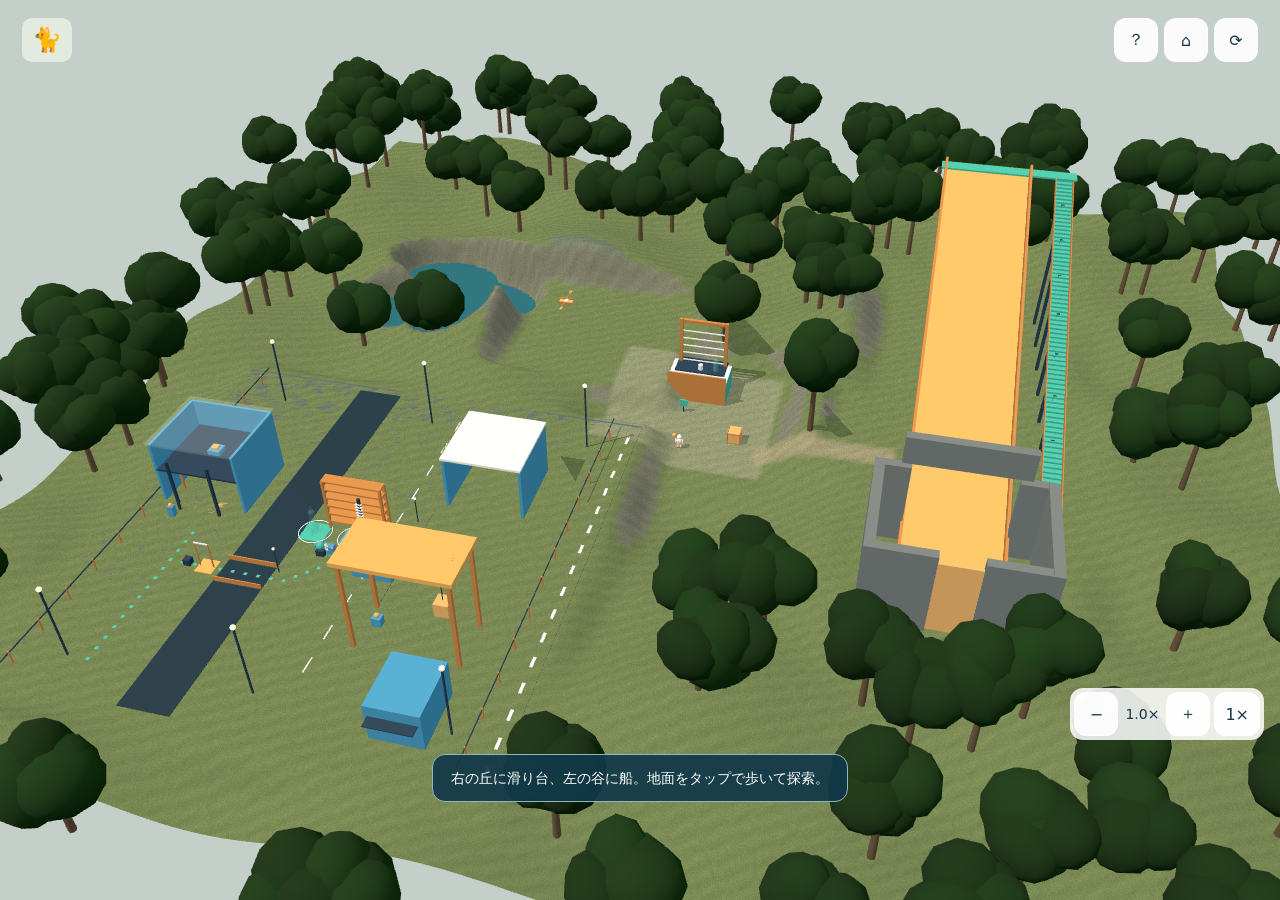
<file: index.html>
<!doctype html><html lang="ja"><head><meta charset="utf-8"><meta name="viewport" content="width=device-width,initial-scale=1,viewport-fit=cover"><title>猫と物理のふしぎ — 部品を集めて宇宙へ</title><meta name="description" content="箱、ボール、船、滑り台で部品を集め、3Dロケットで衛星を打ち上げる猫の物理パズル。"><link rel="stylesheet" href="adventure.css?v=65"></head><body><main id="app"><div id="world" tabindex="0" aria-label="猫と遊ぶ3D物理ミッション"></div><header><a href="./?v=63">🐈 猫と物理のふしぎ</a><div><button id="help" aria-label="遊び方">？</button><button id="home" aria-label="庭に戻る">⌂</button><button id="restart" aria-label="冒険を最初からやり直す">⟳</button></div></header><section id="mission"><span id="chapter">01 / 部品を集めて宇宙へ</span><h1 id="title">ロケットの部品を<br>3つ集めよう。</h1><p id="objective">広い谷を探索。箱で高台へ、船で島へ、坂道で右の丘へ。</p><ul id="inventory"><li id="fuel">高台の燃料タンク</li><li id="nose">島の先端パーツ</li><li id="fin">滑り台の翼パーツ</li></ul></section><aside id="satellites" hidden>軌道に乗った衛星 <strong id="satCount">0 / 3</strong><span id="satDots">○ ○ ○</span></aside><div id="toast" role="status">地面をタップで移動。箱は長押しで持ち、タップで置く。</div><div id="joystick"><i></i></div><section id="console" hidden><span id="phaseText">ロケットを組み立てる</span><button id="assemble">① 燃料タンクを取り付ける</button><label for="latitude">発射地点</label><select id="latitude"><option value="5">赤道付近（北緯5°）</option><option value="45">中緯度（北緯45°）</option><option value="70">高緯度（北緯70°）</option></select><label for="direction">打ち上げる方角 <output id="directionValue">90°</output></label><input id="direction" aria-label="打ち上げる方角、北0度、東90度、南180度、西270度" type="range" min="0" max="360" step="5" value="90"><p id="rotationHelp">東は90°。赤道付近ほど自転の助けが大きい。</p><fieldset id="launchPredictions" hidden><legend>発射の前に予想：この設定だと衛星は？</legend><div><button type="button" id="launchPredCrashed" aria-pressed="false">地球へ落ちる</button><button type="button" id="launchPredOrbit" aria-pressed="false">周回する</button><button type="button" id="launchPredEscaped" aria-pressed="false">飛び去る</button></div></fieldset><label>推力 <output id="powerValue">80%</output></label><meter id="thrustMeter" min="50" max="160" value="80"></meter><p>上下する推力を、赤いボタンで止めよう。</p><div><button id="launch" hidden>タップで推力確定・発射</button><button id="retry" hidden>次のロケットを組み立てる</button><button id="nextMission" hidden>ナビで次のミッションへ</button></div></section><div id="zoom"><button id="out" aria-label="縮小">−</button><span id="zoomText">1.0×</span><button id="in" aria-label="拡大">＋</button><button id="zoomReset" aria-label="ズームを1倍に戻す">1×</button></div><div id="hint">地面をタップ · 左をドラッグで移動 · 右をドラッグで視点 · 2本指でズーム</div><div id="overlay" hidden><section><h2 id="overlayTitle"></h2><p id="overlayText"></p><button id="continue">続ける</button></section></div><div id="guide" hidden><section><h2>操作ガイド · v51</h2><p><b>移動：</b>ドラッグで移動。物はタップで拾いに向かう。2回タップ目の長押しドラッグで視点、指2本でズーム。</p><p><b>箱：</b>長押しで持つ。タップで置く。</p><p><b>ボール：</b>タップで拾い、緑の的をタップして投げる。</p><p><b>船：</b>長押しで持ち、湖でタップして降ろす。タップで乗る。オールは長押しで掴み、上下に動かして漕ぐ。</p><p><b>部品：</b>持ったまま、光る台をタップして届ける。</p><p><b>滑り台・基地：</b>階段から登る。緑のスイッチで出口。基地では重りと受け皿で橋、橙のレバーで昇降台とクレーン。</p><p><b>発射：</b>部品3つを基地で組み立て、方角と推力を決めて赤いボタン。黄色い輪が次の場所。発射の前に行き先を予想しよう。</p><p><b>観測基地：</b>緑の道の先。同じ印の箱をピンクの床へ。衛星3機でGPS解放。</p><small>物理はゲーム用の簡略モデルです。</small><p id="inductionLink" hidden><a href="./electromagnet.html?v=63">GPSで見つけた発電研究所へ →</a></p><p id="orbitLink" hidden><a href="./orbit.html">軌道の実験室へ →</a></p><button id="closeHelp">ゲームに戻る</button></section></div><aside id="compass" hidden><span>発射方向 <strong id="bearing">90°（東）</strong></span><label>方角を選ぶ<select id="headingSelect"><option value="0">北 0°</option><option value="45">北東 45°</option><option value="90" selected>東 90° · 自転の向き</option><option value="135">南東 135°</option><option value="180">南 180°</option><option value="225">南西 225°</option><option value="270">西 270°</option><option value="315">北西 315°</option></select></label><small>画面の右側が東とは限りません</small></aside><section id="flightPanel" hidden aria-live="polite"><strong id="flightTitle"></strong><p id="flightDetail"></p><div id="launchCheckControls" hidden><button id="launchCheckButton" type="button" aria-label="ロケットを発射">▶</button></div><button id="flightRetry" hidden>↻</button></section><div id="error" hidden>3D画面を開けませんでした。WebGL対応ブラウザで開き直してください。</div></main><script type="module" src="adventure.mjs?v=64"></script></body></html>
</file>
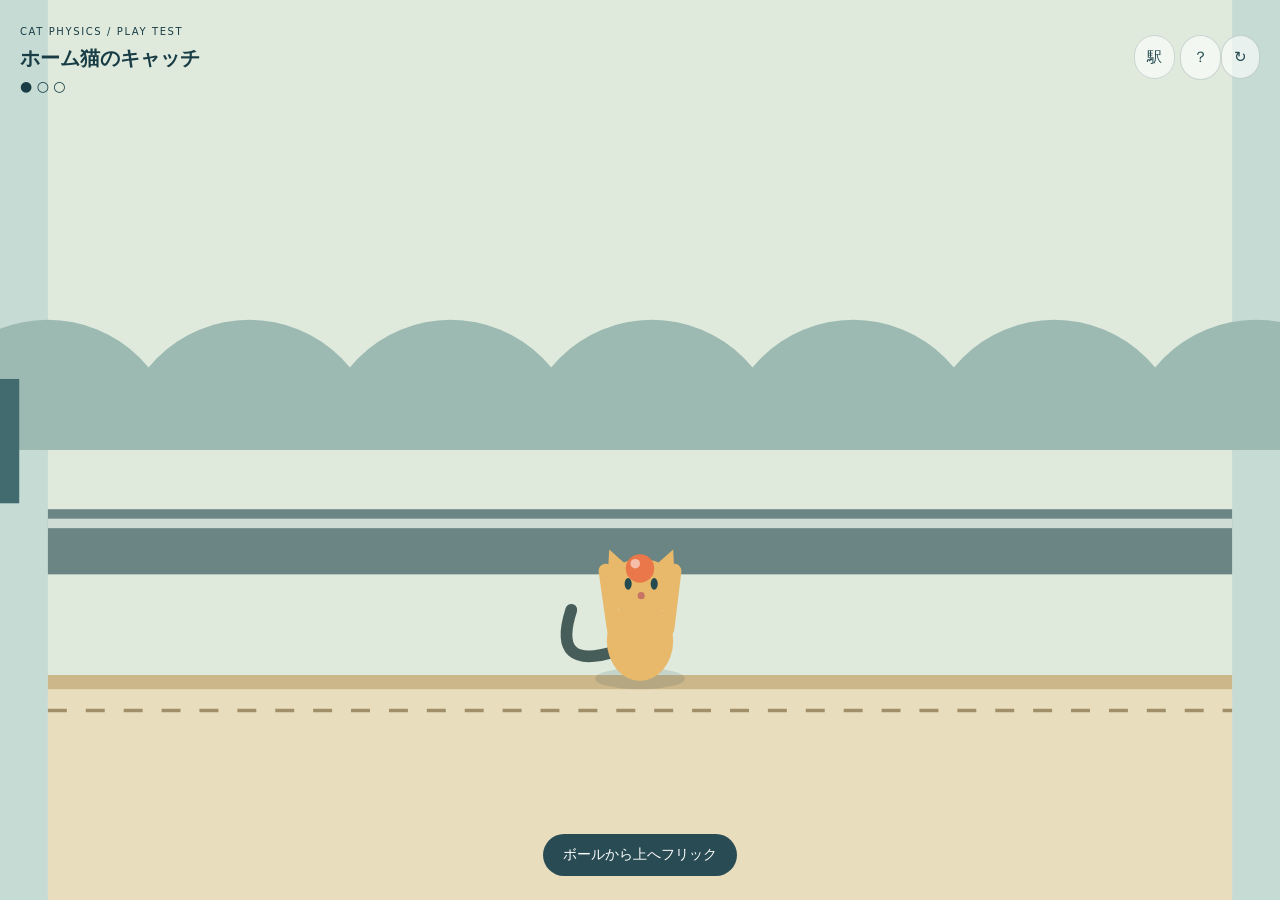
<file: catch.html>
<!doctype html><html lang="ja"><meta charset="utf-8"><meta name="viewport" content="width=device-width,initial-scale=1,viewport-fit=cover"><title>ホーム猫のキャッチ</title><style>*{-webkit-user-select:none;user-select:none;-webkit-touch-callout:none}input,textarea{-webkit-user-select:text;user-select:text}*{box-sizing:border-box}body{margin:0;background:#c6dbd4;font-family:system-ui;color:#193d45;overflow:hidden}canvas{display:block;width:100vw;height:100dvh;touch-action:none}header{position:fixed;inset:20px 20px auto;display:flex;justify-content:space-between;align-items:center;pointer-events:none}small{letter-spacing:.16em;font-size:10px}h1{font-size:20px;margin:6px 0}button,a{pointer-events:auto;border:1px solid #244b5033;background:#fff9;color:#244b50;border-radius:30px;padding:12px;text-decoration:none;font-size:15px}footer{position:fixed;bottom:max(24px,env(safe-area-inset-bottom));left:20px;right:20px;text-align:center;pointer-events:none}#hint{display:inline-block;border-radius:24px;background:#173d49e8;color:white;padding:12px 20px;font-size:14px}#score{font-size:14px}dialog{max-width:340px;border:0;border-radius:24px;padding:26px;background:#f2f5e9;color:#193d45;line-height:1.8}dialog::backdrop{background:#173d4988}</style><canvas aria-label="ボールを上へフリックして投げ、画面をドラッグして猫を動かすキャッチゲーム"></canvas><header><div><small>CAT PHYSICS / PLAY TEST</small><h1>ホーム猫のキャッチ</h1><div id="score">● ○ ○</div></div><nav><a href="train.html?compare=1&v=67">駅</a> <button id="help">？</button><button id="reset">↻</button></nav></header><footer><span id="hint">ボールから上へフリック</span></footer><dialog><h2>投げて、追いかけて、キャッチ</h2><p>ボールを上へフリック。飛んでいる間は、ドラッグで猫を動かす。</p><p>3回キャッチでクリア。</p><button id="close">遊ぶ</button></dialog><script src="catch.js"></script></html>
</file>
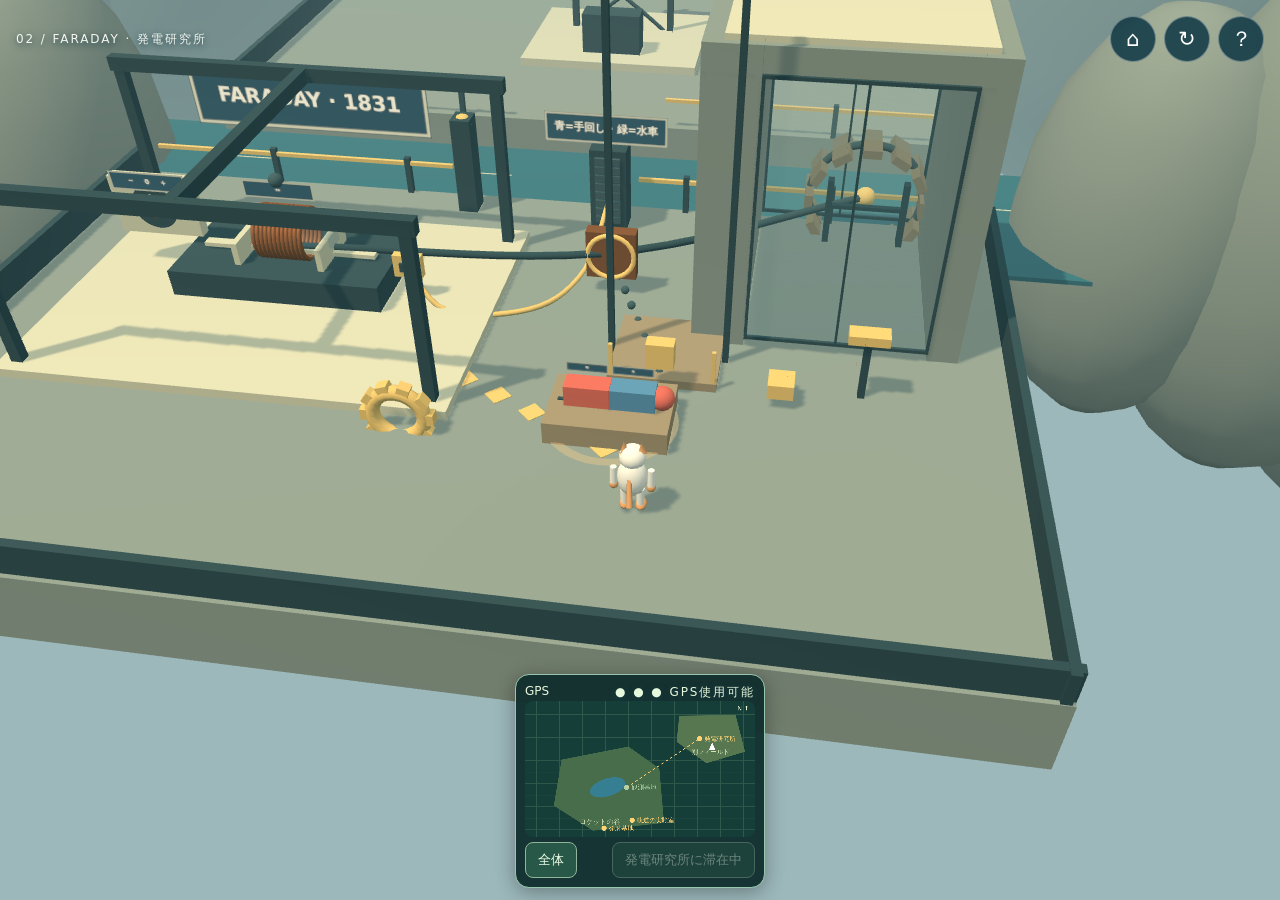
<file: electromagnet.html>
<!doctype html><html lang="ja"><head><meta charset="utf-8"><meta name="viewport" content="width=device-width,initial-scale=1,viewport-fit=cover"><title>猫と物理のふしぎ · 発電研究所</title><style>*{-webkit-user-select:none;user-select:none;-webkit-touch-callout:none}input,textarea{-webkit-user-select:text;user-select:text}
*{box-sizing:border-box}html,body{margin:0;width:100%;height:100%;overflow:hidden;background:#9cb8bb;font-family:system-ui;color:#f4f5ee}canvas{display:block;touch-action:none}header{position:fixed;left:16px;right:16px;top:max(16px,env(safe-area-inset-top));display:flex;align-items:center;justify-content:space-between;pointer-events:none}header span{font-size:12px;letter-spacing:.16em;text-shadow:0 2px 7px #163944}nav{display:flex;gap:8px;pointer-events:auto}button,a{border:1px solid #ffffff55;border-radius:50%;width:46px;height:46px;background:#173d49e6;color:white;font-size:21px;display:inline-grid;place-items:center;text-decoration:none;cursor:pointer}#help,#ending,#arrival{position:fixed;inset:0;background:#102d3c99;display:grid;place-items:center;padding:24px;backdrop-filter:blur(6px)}[hidden]{display:none!important}.card{max-width:470px;background:#143c49;border:1px solid #97c9c5;border-radius:22px;padding:28px;box-shadow:0 24px 80px #07192266}.card h1{font-size:25px;font-weight:600}.card p{font-size:15px;line-height:1.9;color:#d2e6e2}.card button,.card a{width:auto;border-radius:12px;padding:12px 22px;height:auto;font-size:16px;display:inline-flex;margin-top:12px}#stick{position:fixed;left:18px;bottom:28px;width:112px;height:112px;border:1px solid #fff5;border-radius:50%;background:#143c4920;pointer-events:none;opacity:0}#stick i{position:absolute;width:38px;height:38px;border-radius:50%;left:36px;top:36px;background:#eff9eb99}#pulse{position:fixed;left:50%;bottom:30px;transform:translateX(-50%);width:9px;height:9px;background:#95f4c3;border-radius:50%;pointer-events:none;opacity:0}#error{position:fixed;inset:20%;background:#173d49;padding:30px}
#predict{position:fixed;left:12px;right:12px;bottom:max(96px,env(safe-area-inset-bottom));display:grid;place-items:center;z-index:7;pointer-events:none}#predict .card{pointer-events:auto;width:100%}#predict .choices{display:grid;gap:8px;margin-top:10px}#predict .choices button{width:100%;border-radius:12px;padding:12px 16px;height:auto;font-size:15px;margin:0;text-align:left}
#verdict{position:fixed;left:50%;transform:translateX(-50%);bottom:max(24px,env(safe-area-inset-bottom));background:#143c49;border:1px solid #97c9c5;color:#eaf7ee;border-radius:999px;padding:10px 20px;font-size:14px;z-index:7;max-width:calc(100vw - 32px);text-align:center}
</style></head><body><header><span>02 / FARADAY · 発電研究所</span><nav><a href="./?v=63" aria-label="庭へ戻る">⌂</a><button id="reset" aria-label="このステージをやり直す">↻</button><button id="helpButton" aria-label="操作ヘルプ">？</button></nav></header><div id="stick"><i></i></div><div id="pulse"></div><section id="arrival" hidden><div class="card"><small>GPS · 新しい地点を発見</small><h1>湖畔の発電研究所</h1><p>エレベーターが止まっている。電気を取り戻そう。</p><button id="begin">探索する →</button></div></section><section id="help" hidden><div class="card"><h1>発電研究所の操作</h1><p>ドラッグで移動。2回タップ目の長押しドラッグで視点変更。指2本でズーム。持てる物はタップで拾いに向かう。</p><p>まず、赤青の磁石をタップして持ち、コイル台へ取り付けよう。</p><p>磁石を動かすと検流計の針が振れる。いちばん大きく振れた位置は、薄い針で残る。歯車と水車で発電が続き、蓄電が満ちればエレベーターが動く。</p><small>簡略モデルです。発電量は学習用の表現です。</small><br><button id="closeHelp">戻る</button></div></section><section id="predict" hidden><div class="card"><small>02 / 発電研究所 · 予想</small><h1>まず、予想。</h1><p>磁石をコイルの中で動かすと、検流計の針は？</p><div class="choices"><button id="emPredMoving">動かしている間だけ振れる</button><button id="emPredStays">止めても振れ続ける</button><button id="emPredNever">まったく振れない</button></div><p><small>予想を選ぶと、磁石を長押しで動かせるようになります。</small></p></div></section><div id="verdict" hidden></div><section id="ending" hidden><div class="card"><small>02 / 発電研究所 · CLEAR</small><h1>止まった施設に、電気が戻った。</h1><p>動かすと流れ、止めると止まる。出す時と入れる時で、向きも逆。これが電磁誘導。</p><p>次は、電線のない湖の向こうの通信塔へ。</p><a href="./waves.html?v=63">通信塔へ進む →</a><button id="continue">研究所を見回す</button><a href="./?v=63">庭へ戻る</a></div></section><div id="error" hidden>3D画面を開けませんでした。WebGL対応ブラウザで開き直してください。</div><script type="module" src="electromagnet.mjs?v=64"></script></body></html>
</file>
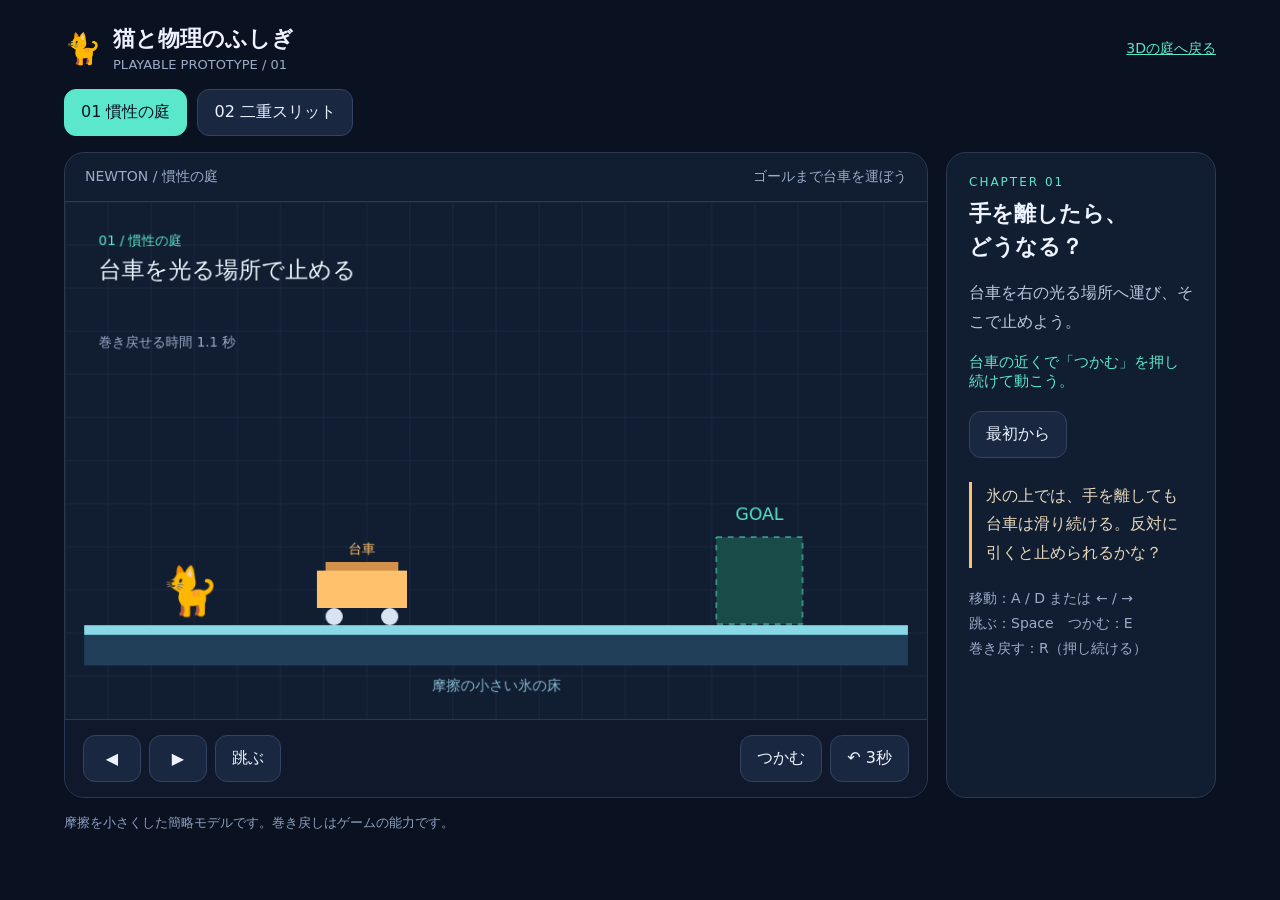
<file: lab.html>
<!doctype html><html lang="ja"><head><meta charset="utf-8"><meta name="viewport" content="width=device-width,initial-scale=1"><title>猫と物理のふしぎ</title><meta name="description" content="猫を動かして物理を発見する、慣性と二重スリットのゲーム試作。"><link rel="icon" href="data:image/svg+xml,%3Csvg xmlns='http://www.w3.org/2000/svg' viewBox='0 0 32 32'%3E%3Crect width='32' height='32' rx='8' fill='%23111d35'/%3E%3Ccircle cx='16' cy='16' r='9' fill='none' stroke='%235be7cc' stroke-width='3'/%3E%3Ccircle cx='16' cy='16' r='3' fill='%23ffc16c'/%3E%3C/svg%3E"><style>*{-webkit-user-select:none;user-select:none;-webkit-touch-callout:none}input,textarea{-webkit-user-select:text;user-select:text}
*{box-sizing:border-box}body{margin:0;background:#0a1120;color:#ecf3ff;font-family:system-ui,-apple-system,sans-serif}button{font:inherit;cursor:pointer;border:1px solid #344361;background:#192740;color:#ecf3ff;border-radius:12px;padding:12px 16px;touch-action:none}button:hover{background:#253c5d}button:focus-visible{outline:3px solid #5be7cc;outline-offset:3px}button[aria-pressed=true],.accent{background:#5be7cc;color:#0a1120;border-color:#5be7cc}header{max-width:1200px;margin:auto;padding:24px 24px 16px;display:flex;align-items:center;justify-content:space-between;gap:16px}h1{font-size:22px;margin:0}small{color:#9bacc8;font-size:13px}.brand{display:flex;gap:12px;align-items:center}.mark{font-size:30px}main{max-width:1200px;margin:auto;padding:0 24px 24px}.tabs{display:flex;gap:10px;flex-wrap:wrap;margin-bottom:16px}.layout{display:grid;grid-template-columns:minmax(0,1fr) 270px;gap:18px}.arena{border:1px solid #2b3954;border-radius:20px;overflow:hidden;background:#111d31;position:relative}canvas{display:block;width:100%;aspect-ratio:900/540;touch-action:none}.hud{display:flex;justify-content:space-between;padding:15px 20px;border-bottom:1px solid #2b3954;font-size:14px;color:#9bacc8}.hud strong{color:#5be7cc}.panel{background:#111d31;border:1px solid #2b3954;border-radius:20px;padding:22px}h2{font-size:22px;line-height:1.5;margin:8px 0 14px}p{font-size:16px;line-height:1.8;color:#bac8de}.tag{font-size:12px;letter-spacing:2px;color:#5be7cc}.controls{display:flex;gap:10px;justify-content:space-between;flex-wrap:wrap;padding:15px 18px;background:#10192b;border-top:1px solid #2b3954}.group{display:flex;gap:8px}.controls button{min-width:58px}.note{font-size:13px;line-height:1.7;color:#8da0bd;margin:14px 0 0}.hint{border-left:3px solid #ffc16c;padding-left:14px;margin-top:24px}.hint p{color:#e7d8bb}.next{width:100%;margin-top:15px}.status{min-height:58px;font-size:15px;color:#5be7cc}.legend{font-size:14px;margin-top:18px;line-height:1.8;color:#9bacc8}.hidden{display:none!important}@media(max-width:800px){header{padding:18px 16px}.layout{grid-template-columns:1fr}main{padding:0 12px 18px}.panel{padding:18px}.hud{padding:12px;font-size:12px}.controls{padding:12px;gap:8px}.controls button{padding:12px}h1{font-size:19px}.panel h2{font-size:20px}.hint{margin-top:14px}.note{font-size:12px}canvas{aspect-ratio:900/590}}
</style></head><body><header><div class="brand"><span class="mark">🐈</span><div><h1>猫と物理のふしぎ</h1><small>PLAYABLE PROTOTYPE / 01</small></div></div><a href="./" style="color:#5be7cc;font-size:14px">3Dの庭へ戻る</a></header><main><nav class="tabs" aria-label="ステージ"><button id="tab0" aria-pressed="true">01 慣性の庭</button><button id="tab1" aria-pressed="false">02 二重スリット</button></nav><div class="layout"><section class="arena" aria-label="ゲーム画面"><div class="hud"><span id="world">NEWTON / 慣性の庭</span><span id="counter">ゴールまで台車を運ぼう</span></div><canvas id="game" width="900" height="540" aria-label="猫と台車の物理パズル"></canvas><div class="controls" id="moveControls"><div class="group"><button data-key="left" aria-label="左へ移動">◀</button><button data-key="right" aria-label="右へ移動">▶</button><button data-key="jump">跳ぶ</button></div><div class="group"><button data-key="grab">つかむ</button><button data-key="rewind">↶ 3秒</button></div></div><div class="controls hidden" id="quantumControls"><div class="group"><button id="shot" class="accent">1発撃つ</button><button id="auto" aria-pressed="false">連射 OFF</button></div><button id="detect" aria-pressed="false">経路検出器 OFF</button></div></section><aside class="panel"><div class="tag" id="chapter">CHAPTER 01</div><h2 id="title">手を離したら、<br>どうなる？</h2><p id="mission">台車を右の光る場所へ運び、そこで止めよう。</p><div class="status" id="status" role="status">台車の近くで「つかむ」を押し続けて動こう。</div><button id="reset">最初から</button><button id="next" class="next accent hidden">二重スリットへ</button><div class="hint"><p id="hint">氷の上では、手を離しても台車は滑り続ける。反対に引くと止められるかな？</p></div><div class="legend" id="legend">移動：A / D または ← / →<br>跳ぶ：Space　つかむ：E<br>巻き戻す：R（押し続ける）</div></aside></div><p class="note" id="science">摩擦を小さくした簡略モデルです。巻き戻しはゲームの能力です。</p></main><script src="game.js"></script></body></html>
</file>
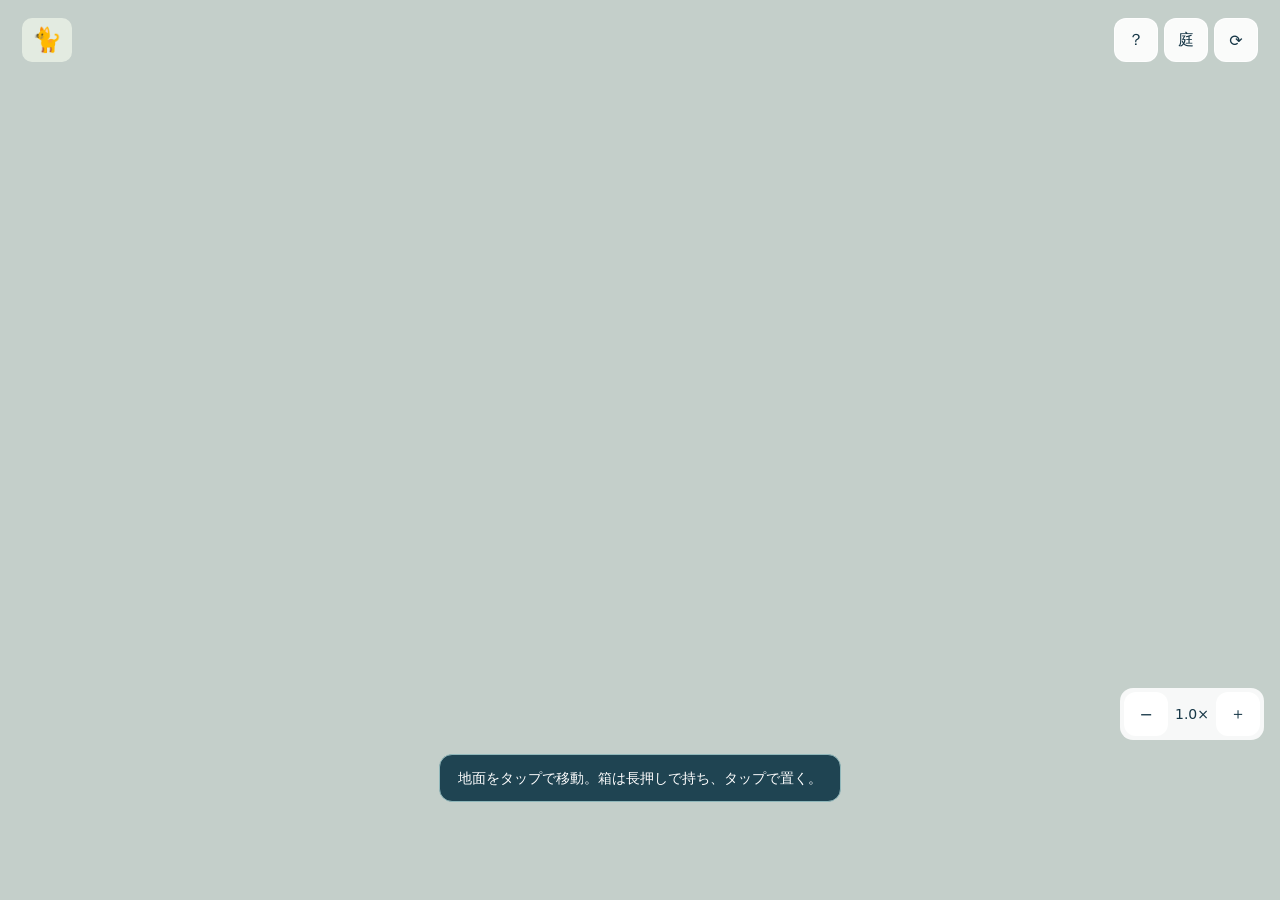
<file: launch.html>
<!doctype html><html lang="ja"><head><meta charset="utf-8"><meta name="viewport" content="width=device-width,initial-scale=1,viewport-fit=cover"><title>猫と物理のふしぎ — 部品を集めて宇宙へ</title><meta name="description" content="箱、ボール、船、滑り台で部品を集め、3Dロケットで衛星を打ち上げる猫の物理パズル。"><link rel="stylesheet" href="adventure.css?v=19"></head><body><main id="app"><div id="world" tabindex="0" aria-label="猫と遊ぶ3D物理ミッション"></div><header><a href="./?v=18">🐈 猫と物理のふしぎ</a><div><button id="help" aria-label="遊び方">？</button><button id="home" aria-label="庭に戻る">庭</button><button id="restart" aria-label="冒険を最初からやり直す">⟳</button></div></header><section id="mission"><span id="chapter">01 / 部品を集めて宇宙へ</span><h1 id="title">ロケットの部品を<br>3つ集めよう。</h1><p id="objective">広い谷を探索。箱で高台へ、船で島へ、坂道で右の丘へ。</p><ul id="inventory"><li id="fuel">高台の燃料タンク</li><li id="nose">島の先端パーツ</li><li id="fin">滑り台の翼パーツ</li></ul></section><aside id="satellites" hidden>軌道に乗った衛星 <strong id="satCount">0 / 3</strong><span id="satDots">○ ○ ○</span></aside><div id="toast" role="status">地面をタップで移動。箱は長押しで持ち、タップで置く。</div><div id="joystick"><i></i></div><section id="console" hidden><span id="phaseText">ロケットを組み立てる</span><button id="assemble">① 燃料タンクを取り付ける</button><label for="latitude">発射地点</label><select id="latitude"><option value="5">赤道付近（北緯5°）</option><option value="45">中緯度（北緯45°）</option><option value="70">高緯度（北緯70°）</option></select><label for="direction">打ち上げる方角 <output id="directionValue">90°</output></label><input id="direction" aria-label="打ち上げる方角、北0度、東90度、南180度、西270度" type="range" min="0" max="360" step="5" value="90"><p id="rotationHelp">東は90°。赤道付近ほど自転の助けが大きい。</p><label>推力 <output id="powerValue">80%</output></label><meter id="thrustMeter" min="50" max="160" value="80"></meter><p>上下する推力を、赤いボタンで止めよう。</p><div><button id="launch" hidden>タップで推力確定・発射</button><button id="retry" hidden>次のロケットを組み立てる</button><button id="nextMission" hidden>ナビで次のミッションへ</button></div></section><div id="zoom"><button id="out" aria-label="縮小">−</button><span id="zoomText">1.0×</span><button id="in" aria-label="拡大">＋</button></div><div id="hint">地面をタップ · 左をドラッグで移動 · 右をドラッグで視点 · 2本指でズーム</div><div id="overlay" hidden><section><h2 id="overlayTitle"></h2><p id="overlayText"></p><button id="continue">続ける</button></section></div><div id="guide" hidden><section><h2>操作ガイド · v19</h2><p><b>移動：</b>地面をタップ、または画面左をドラッグ。右をドラッグで視点、2本指でズーム。</p><p><b>箱：</b>長押しで持つ。タップで置く。短くタップすると箱へ移動して登る。</p><p><b>ボール：</b>タップで拾い、緑の的をタップして投げる。</p><p><b>船：</b>長押しで持ち、湖でタップして降ろす。タップで乗る。オールは長押しで掴み、上下に動かして漕ぐ。</p><p><b>部品：</b>長押しで掴み、持ったまま光る台をタップして届ける。</p><p><b>滑り台・基地：</b>階段から登る。緑のスイッチで出口。基地では重りと受け皿で橋、橙のレバーで昇降台とクレーン。</p><p><b>発射：</b>部品3つを組み立て、方角と推力を決めて赤いボタン。衛星3機でナビ解放。</p><small>物理はゲーム用の簡略モデルです。</small><button id="closeHelp">ゲームに戻る</button></section></div><div id="error" hidden>3D画面を開けませんでした。WebGL対応ブラウザで開き直してください。</div></main><script type="module" src="adventure.mjs?v=18"></script></body></html>
</file>
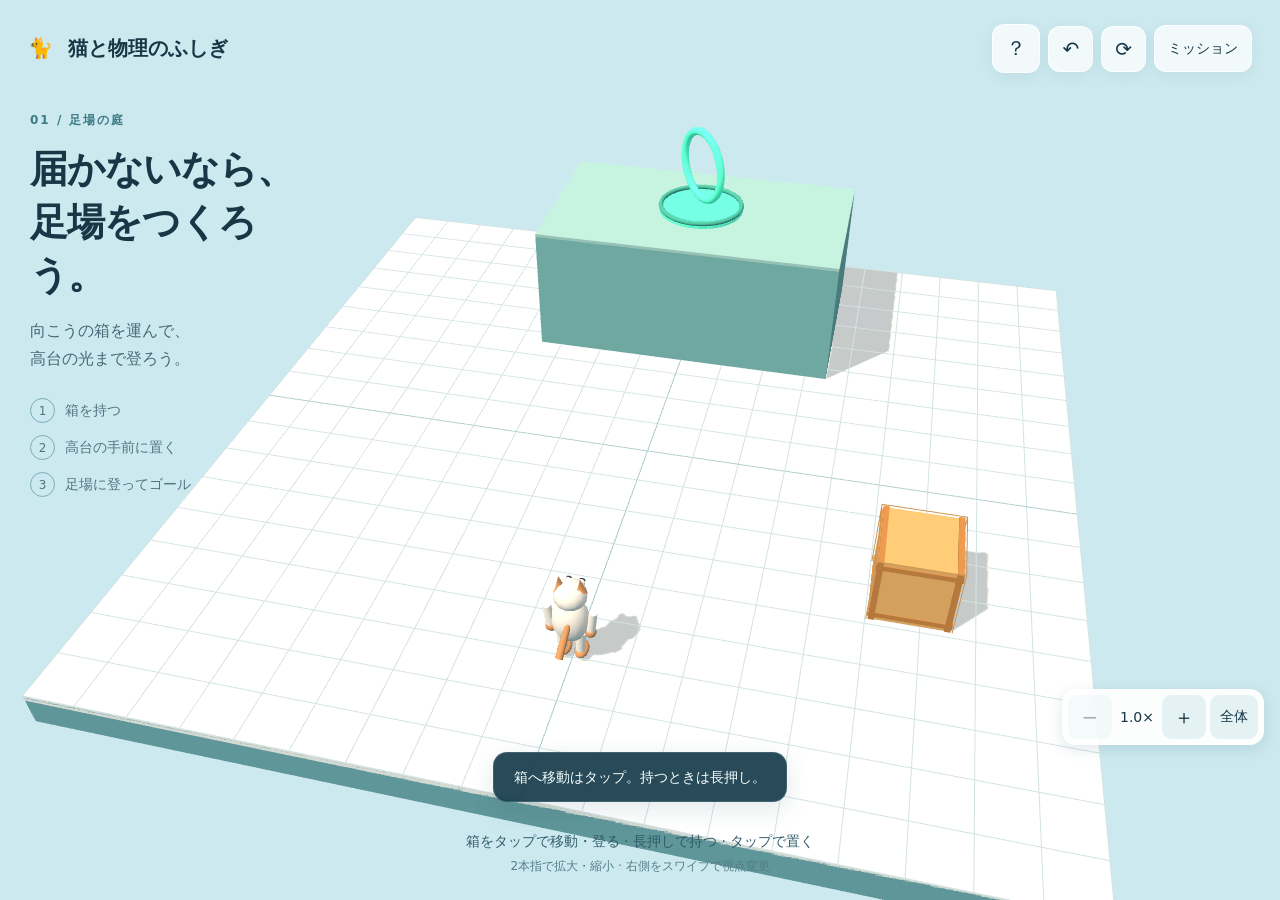
<file: legacy-garden.html>
<!doctype html><html lang="ja"><head><meta charset="utf-8"><meta name="viewport" content="width=device-width,initial-scale=1,viewport-fit=cover"><title>猫と物理のふしぎ — 足場の庭</title><meta name="description" content="箱を運んで足場を作る、タッチ操作の3D物理パズル。"><link rel="icon" href="data:image/svg+xml,%3Csvg xmlns='http://www.w3.org/2000/svg' viewBox='0 0 32 32'%3E%3Crect width='32' height='32' rx='8' fill='%23111d35'/%3E%3Ccircle cx='16' cy='16' r='9' fill='none' stroke='%235be7cc' stroke-width='3'/%3E%3Ccircle cx='16' cy='16' r='3' fill='%23ffc16c'/%3E%3C/svg%3E"><link rel="stylesheet" href="puzzle.css?v=7"></head><body><main id="app"><div id="world" role="application" aria-label="箱を運んで足場を作る3Dパズル" tabindex="0"></div><header><a class="brand" href="./">🐈 <span>猫と物理のふしぎ</span></a><div class="tools"><button id="help" aria-label="操作の説明">？</button><button id="rewind" aria-label="3秒巻き戻す">↶</button><button id="reset" aria-label="最初からやり直す">⟳</button><a href="launch.html" class="lab">ミッション</a></div></header><section class="mission"><div class="eyebrow">01 / 足場の庭</div><h1>届かないなら、<br>足場をつくろう。</h1><p>向こうの箱を運んで、<br>高台の光まで登ろう。</p><ol><li id="task0">箱を持つ</li><li id="task1">高台の手前に置く</li><li id="task2">足場に登ってゴール</li></ol></section><div id="toast" role="status">地面をタップすると、そこへ歩きます。</div><div class="bottom"><span id="gesture">箱をタップで移動・登る · 長押しで持つ · タップで置く</span><span class="secondary">2本指で拡大・縮小 · 右側をスワイプで視点変更</span></div><div class="zoom-controls" role="group" aria-label="画面の拡大と縮小"><button id="zoomOut" aria-label="縮小">−</button><output id="zoomValue" aria-label="拡大率">1.0×</output><button id="zoomIn" aria-label="拡大">＋</button><button id="zoomReset">全体</button></div><div id="stick"><i></i></div><div id="guide" class="overlay" hidden><section class="card"><span class="eyebrow">TOUCH & EXPLORE</span><h2>指で、世界を動かす。</h2><div class="instruction"><strong>地面にタッチ</strong><p>触れた場所へ歩きます。左側のドラッグでも移動。</p></div><div class="instruction"><strong>箱にタッチ</strong><p>短くタップで跳び乗る。長押しで持つ。持った状態でタップすると置く。</p></div><div class="instruction"><strong>右側をスワイプ</strong><p>視点を回す。ダブルタップでもジャンプ。</p></div><div class="instruction"><strong>2本指で拡大・縮小</strong><p>＋／−でも調整。「全体」で庭を見渡す。</p></div><p class="desktop">PC：WASD／矢印で移動、Eで持つ、Spaceで跳ぶ、Rで巻き戻す。マウスでも同じ操作。</p><button id="closeGuide">遊びに戻る</button></section></div><div id="clear" class="overlay" hidden><section class="card win"><span class="eyebrow">STAGE CLEAR</span><h2>箱が、道になった。</h2><p>動かす、置く、登る。<br>物の使い方を変えて、届かなかった場所へ。</p><button id="again">もう一度遊ぶ</button><a href="lab.html">慣性・二重スリットの実験室</a></section></div><div id="error" class="overlay" hidden><section class="card"><h2>3D画面を開けませんでした</h2><p>WebGL対応のChromeやSafariで開き直してください。</p><a href="lab.html">2Dの実験室で遊ぶ</a></section></div></main><script type="module" src="puzzle.mjs?v=6"></script></body></html>
</file>
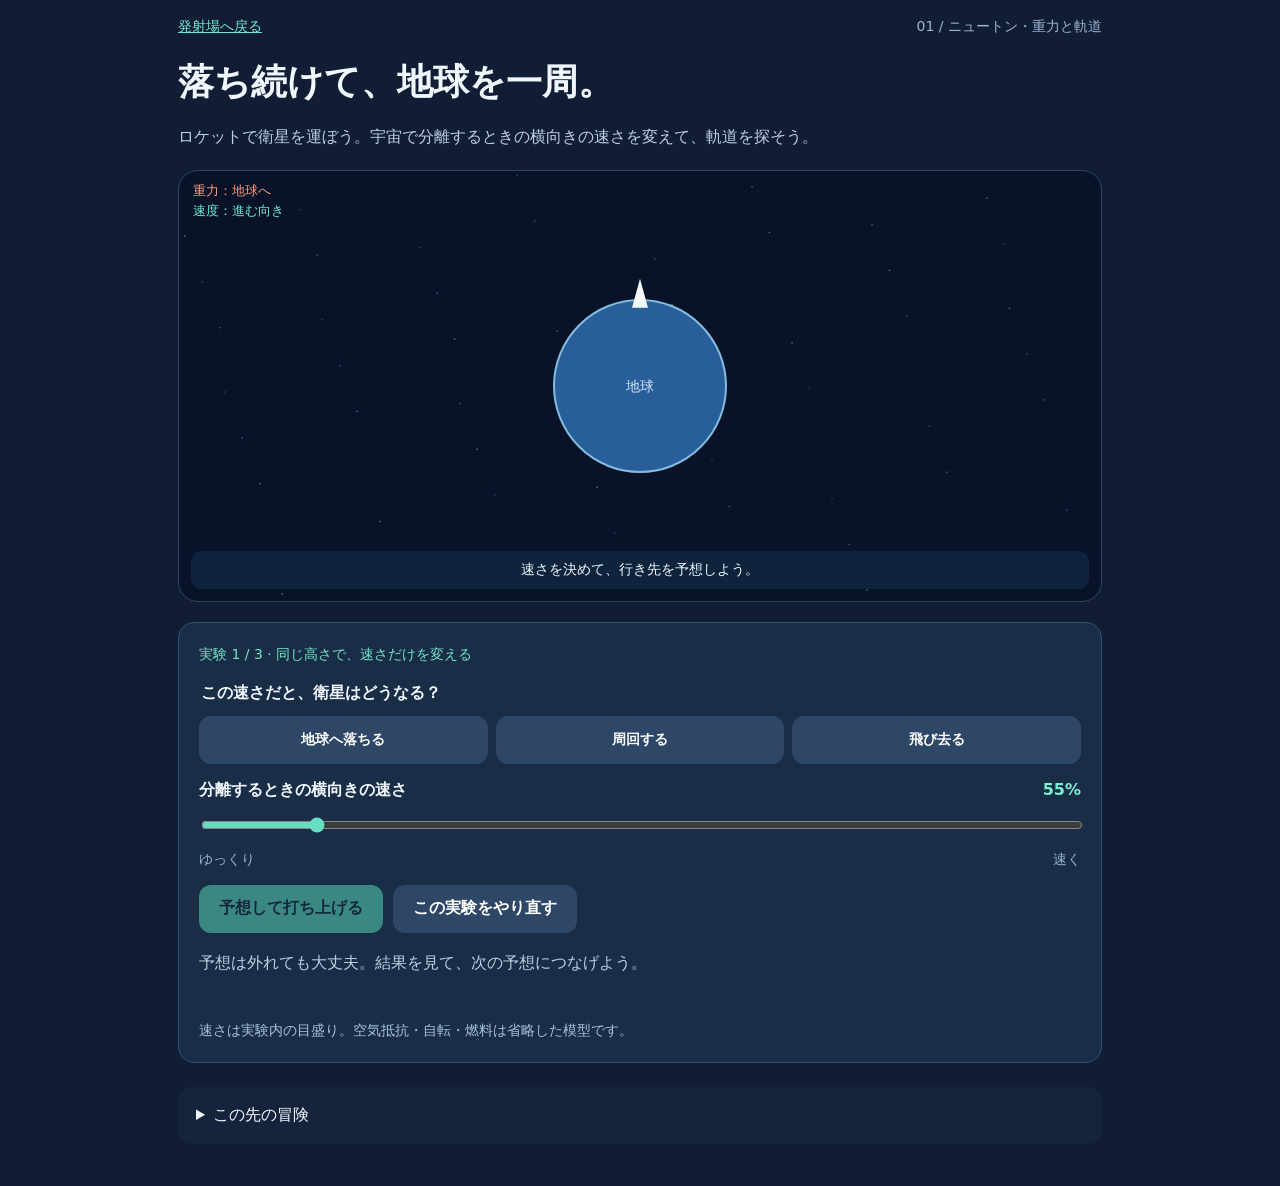
<file: orbit.html>
<!doctype html><html lang="ja"><head><meta charset="utf-8"><meta name="viewport" content="width=device-width,initial-scale=1,viewport-fit=cover"><title>猫と物理のふしぎ — 落ち続ける衛星</title><link rel="stylesheet" href="orbit.css?v=8"></head><body><main><header><a href="launch.html">発射場へ戻る</a><span>01 / ニュートン・重力と軌道</span></header><section class="intro"><h1>落ち続けて、地球を一周。</h1><p>ロケットで衛星を運ぼう。宇宙で分離するときの横向きの速さを変えて、軌道を探そう。</p></section><div class="space"><canvas id="space" aria-label="地球と衛星の軌道シミュレーション"></canvas><div id="message" role="status">まずはゆっくり打ち上げて、行き先を見よう。</div></div><section class="controls"><p id="progress">実験 1 / 3 · 同じ高さで、速さだけを変える</p><fieldset id="predictions"><legend>この速さだと、衛星はどうなる？</legend><div class="prediction-buttons"><button type="button" data-prediction="crashed" aria-pressed="false">地球へ落ちる</button><button type="button" data-prediction="orbit" aria-pressed="false">周回する</button><button type="button" data-prediction="escaped" aria-pressed="false">飛び去る</button></div></fieldset><label for="speed">分離するときの横向きの速さ <output id="value">55%</output></label><input id="speed" type="range" min="40" max="160" value="55" step="5"><div class="ticks"><span>ゆっくり</span><span>速く</span></div><div class="buttons"><button id="launch" disabled>予想して打ち上げる</button><button id="reset">この実験をやり直す</button><button id="next" hidden>次の実験へ</button></div><p id="insight">完成条件：地面にぶつからず、衛星が地球を一周する。</p><small>速さは実験内の目盛り。空気抵抗・自転・燃料は省略した模型です。</small></section><section id="comparison" hidden><h2>3回の実験を見比べよう</h2><p>同じ高さでも、速さで行き先が変わる。</p><div class="table-scroll"><table><thead><tr><th>実験</th><th>速さ</th><th>予想</th><th>結果</th></tr></thead><tbody id="results"></tbody></table></div><p id="comparisonInsight"></p><p>引かれているのに、ぶつからず回れるのはなぜ？軌跡を見て考えてみよう。</p><button id="restart">3回の実験をもう一度</button></section><details><summary>この先の冒険</summary><ol><li>ニュートン：足場・ボール・衛星の周回</li><li>ファラデー／マクスウェル：電気を作り、光とのつながりへ</li><li>アインシュタイン：電車の中と外で光を追う</li><li>量子：二重スリット→不確定性→シュレ猫→量子コンピュータ</li><li>超弦・M理論：ひもの振動と高次元（仮説の章）</li></ol><a href="lab.html">既存の慣性・二重スリット実験室</a></details></main><script type="module" src="orbit.mjs?v=7"></script></body></html>
</file>
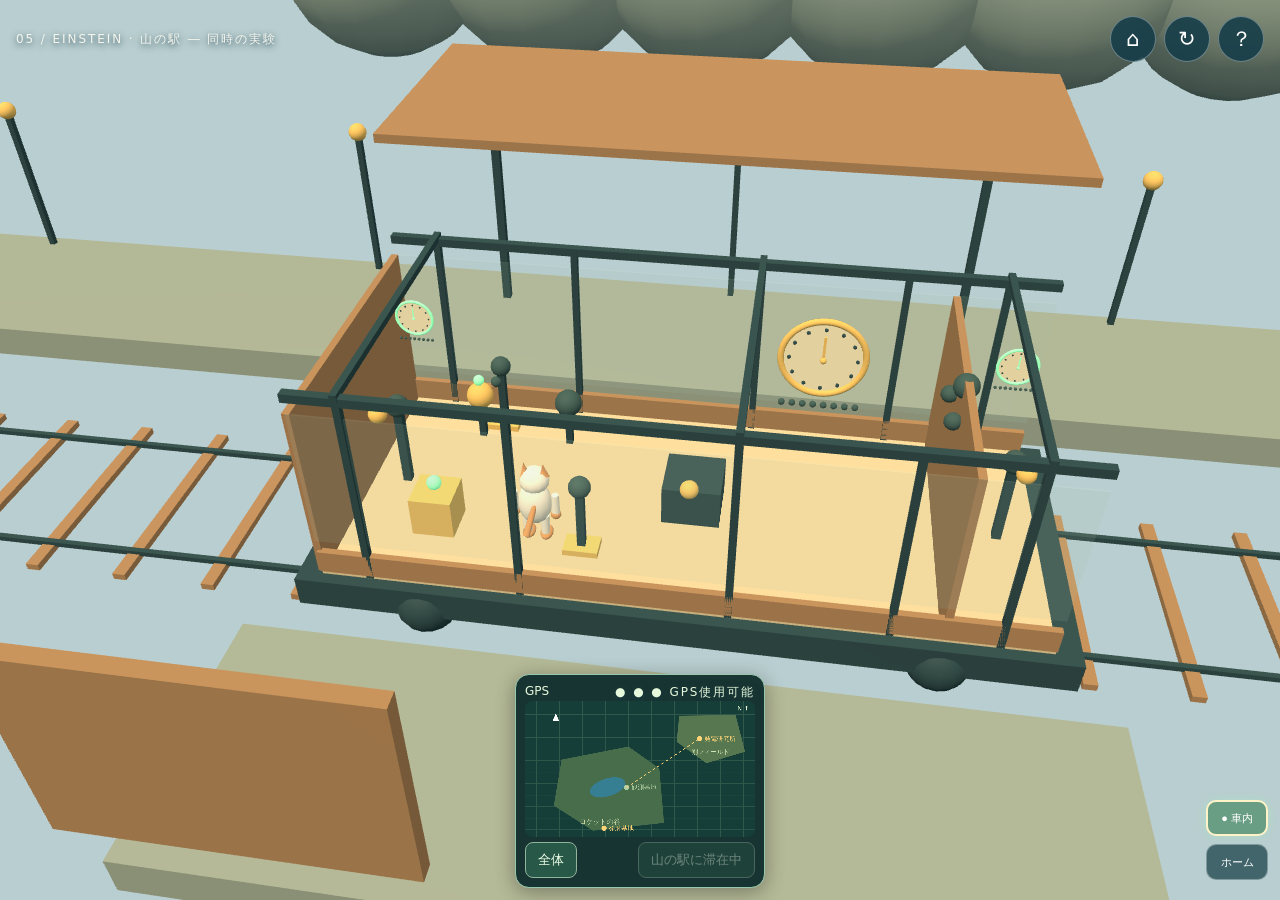
<file: simultaneity.html>
<!doctype html><html lang="ja"><head><meta charset="utf-8"><meta name="viewport" content="width=device-width,initial-scale=1,viewport-fit=cover"><title>猫と物理のふしぎ · 同時の実験</title><style>*{-webkit-user-select:none;user-select:none;-webkit-touch-callout:none}input,textarea{-webkit-user-select:text;user-select:text}
*{box-sizing:border-box}html,body{margin:0;width:100%;height:100%;overflow:hidden;background:#9cb8bb;font-family:system-ui;color:#f4f5ee}canvas{display:block;touch-action:none}header{position:fixed;left:16px;right:16px;top:max(16px,env(safe-area-inset-top));display:flex;align-items:center;justify-content:space-between;pointer-events:none}header span{font-size:12px;letter-spacing:.16em;text-shadow:0 2px 7px #163944}nav{display:flex;gap:8px;pointer-events:auto}button,a{border:1px solid #ffffff55;border-radius:50%;width:46px;height:46px;background:#173d49e6;color:white;font-size:21px;display:inline-grid;place-items:center;text-decoration:none;cursor:pointer}#help,#ending,#arrival{position:fixed;inset:0;background:#102d3c99;display:grid;place-items:center;padding:24px;backdrop-filter:blur(6px)}[hidden]{display:none!important}.card{max-width:470px;background:#143c49;border:1px solid #97c9c5;border-radius:22px;padding:28px;box-shadow:0 24px 80px #07192266}.card h1{font-size:25px;font-weight:600}.card p{font-size:15px;line-height:1.9;color:#d2e6e2}.card button,.card a{width:auto;border-radius:12px;padding:12px 22px;height:auto;font-size:16px;display:inline-flex;margin-top:12px}#stick{position:fixed;left:18px;bottom:28px;width:112px;height:112px;border:1px solid #fff5;border-radius:50%;background:#143c4920;pointer-events:none;opacity:0}#stick i{position:absolute;width:38px;height:38px;border-radius:50%;left:36px;top:36px;background:#eff9eb99}#pulse{position:fixed;left:50%;bottom:30px;transform:translateX(-50%);width:9px;height:9px;background:#95f4c3;border-radius:50%;pointer-events:none;opacity:0}#error{position:fixed;inset:20%;background:#173d49;padding:30px}
.viewSwitch{position:fixed;right:12px;bottom:max(20px,env(safe-area-inset-bottom));display:flex;flex-direction:column;gap:8px;z-index:5}.viewSwitch button{width:62px;height:36px;border-radius:10px;font-size:12px;background:#244b50cc}.viewSwitch button[aria-pressed=true]{background:#6a9e84}body:has(#help:not([hidden])) .viewSwitch,body:has(#ending:not([hidden])) .viewSwitch{display:none}@media(max-height:500px){.viewSwitch{bottom:210px}}
#viewLabel{position:fixed;top:82px;left:50%;transform:translateX(-50%);color:#fff3cf;font-size:14px;white-space:nowrap;text-shadow:0 2px 5px #173d49,0 0 12px #173d49;pointer-events:none;transition:opacity .25s;opacity:0}.viewSwitch button[aria-pressed=true]{border:2px solid #fff3c7;box-shadow:0 0 10px #9ef4ba66}.viewSwitch button{font-size:11px;padding:0}
</style></head><body><header><span>05 / EINSTEIN · 山の駅 ― 同時の実験</span><nav><a href="./wind.html?v=63" aria-label="観測所へ">⌂</a><button id="reset" aria-label="やり直す">↻</button><button id="helpButton" aria-label="操作ヘルプ">？</button></nav></header><div id="stick"><i></i></div><div class="viewSwitch"><button id="trainView" aria-label="車内の視点">車内</button><button id="homeView" aria-label="ホームの視点">ホーム</button></div><section id="help" hidden><div class="card"><h1>同時の実験</h1><p>ドラッグで移動。2回タップ目の長押しドラッグで視点変更。指2本でズーム。</p><p>まず、発信器と前後のランプを列車へ取り付けよう。3つそろうと準備完了。</p><p>走る前に予想を選ぶ。金色のつまみで速さを決め、緑のレバーで開始。光が中央から前後へ同時に発射される。</p><p>走行後は、ランプが点いた瞬間を記録。車内とホーム、両方の立場で見ると出口が開く。</p><small>順番が変わるのは、離れた場所の無関係な出来事だけ。因果の順番は変わりません。速度を誇張した模型です。</small><br><button id="closeHelp">戻る</button></div></section><section id="ending" hidden><div class="card"><small>05 / 山の駅 · 同時の実験 · CLEAR</small><h1>発射は1回。答えは、立場の数だけ。</h1><p>発信は1つの出来事。でも「同時に着いた」かどうかは、立場で違った。</p><p>次の章では、「見ること自体」が結果を決める世界へ。</p><button id="switchStart">同時スイッチに挑戦 →</button><button id="continue">車内を見回す</button><a href="./wind.html?v=63">観測所へ戻る</a></div></section><div id="error" hidden>3D画面を開けませんでした。</div><script type="module" src="train-simultaneity.mjs?v=1"></script><script type="module" src="train-switch.mjs?v=1"></script></body></html>
</file>
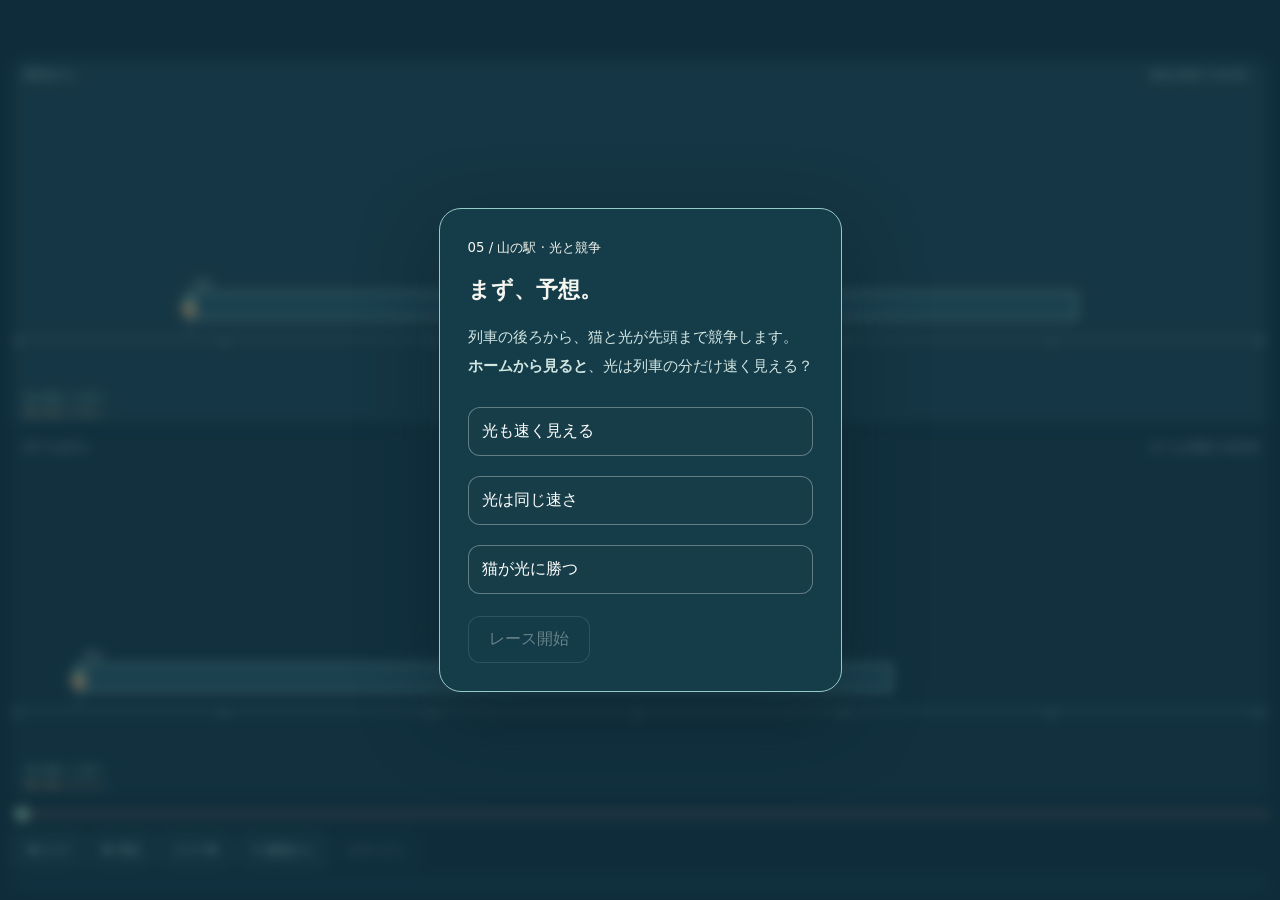
<file: train-race.html>
<!doctype html><html lang="ja"><head><meta charset="utf-8"><meta name="viewport" content="width=device-width,initial-scale=1,viewport-fit=cover"><title>猫と物理のふしぎ · 光と競争</title><style>*{-webkit-user-select:none;user-select:none;-webkit-touch-callout:none}input,textarea{-webkit-user-select:text;user-select:text}
*{box-sizing:border-box}html,body{margin:0;width:100%;height:100%;overflow:hidden;background:#9cb8bb;font-family:system-ui;color:#f4f5ee}canvas{display:block;touch-action:none}header{position:fixed;left:16px;right:16px;top:max(16px,env(safe-area-inset-top));display:flex;align-items:center;justify-content:space-between;pointer-events:none}header span{font-size:12px;letter-spacing:.16em;text-shadow:0 2px 7px #163944}nav{display:flex;gap:8px;pointer-events:auto}button,a{border:1px solid #ffffff55;border-radius:50%;width:46px;height:46px;background:#173d49e6;color:white;font-size:21px;display:inline-grid;place-items:center;text-decoration:none;cursor:pointer}#help,#ending{position:fixed;inset:0;background:#102d3c99;display:grid;place-items:center;padding:24px;backdrop-filter:blur(6px);z-index:50}[hidden]{display:none!important}.card{max-width:470px;background:#143c49;border:1px solid #97c9c5;border-radius:22px;padding:28px;box-shadow:0 24px 80px #07192266}.card h1{font-size:25px;font-weight:600}.card p{font-size:15px;line-height:1.9;color:#d2e6e2}.card button,.card a{width:auto;border-radius:12px;padding:12px 22px;height:auto;font-size:16px;display:inline-flex;margin-top:12px}#error{position:fixed;inset:20%;background:#173d49;padding:30px;z-index:60}
</style></head><body><header><span>05 / EINSTEIN · 山の駅 ― 光と競争</span><nav><a href="./wind.html?v=63" aria-label="観測所へ">⌂</a><button id="reset" aria-label="やり直す">↻</button><button id="helpButton" aria-label="操作ヘルプ">？</button></nav></header><section id="help" hidden><div class="card"><h1>光と競争</h1><p>猫と光が、列車の後ろから先頭まで競争。まず予想を選んでから開始。</p><p>上は車内、下はホームから見た同じ競争。スライダーで時間を進めたり戻したりできる。</p><p>ゆっくり・速いの2レースでクリア。</p><small>速さを誇張した模型です。猫の速さは車内で光の0.45倍。</small><br><button id="closeHelp">戻る</button></div></section><section id="ending" hidden><div class="card"><small>05 / 山の駅 · 光と競争 · CLEAR</small><h1>光は、追い越せない。</h1><p>光の速さは、どちらの立場でも同じ。猫の速さは、足し算どおりには伸びなかった。</p><p>次は、この光を時計に仕立てる実験へ。</p><a href="./train.html?v=67">光時計の実験へ →</a><button id="continue">もう一度見る</button><a href="./wind.html?v=63">観測所へ戻る</a></div></section><div id="error" hidden>画面を開けませんでした。</div><script type="module" src="train-race.mjs?v=1"></script></body></html>
</file>
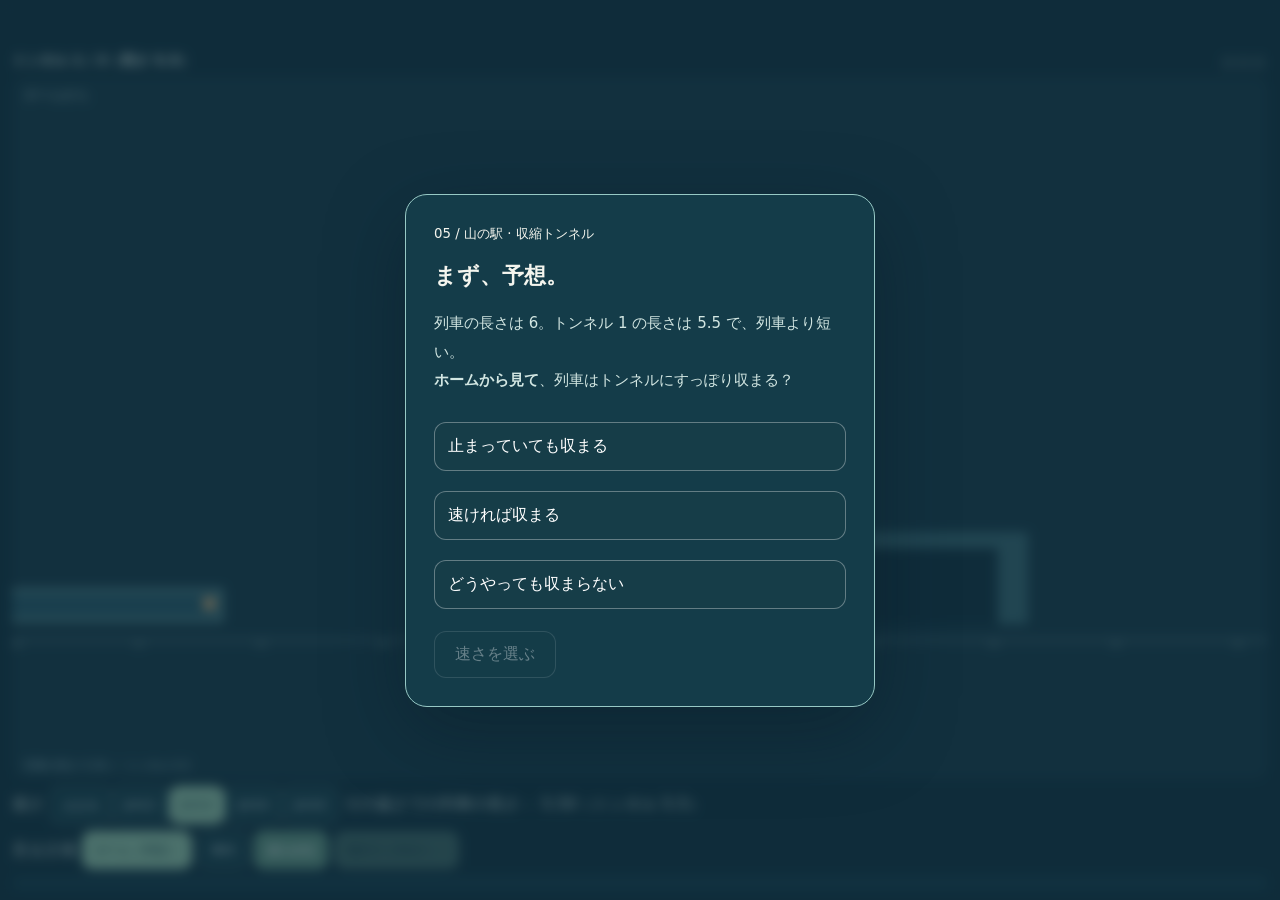
<file: train-tunnel.html>
<!doctype html><html lang="ja"><head><meta charset="utf-8"><meta name="viewport" content="width=device-width,initial-scale=1,viewport-fit=cover"><title>猫と物理のふしぎ · 収縮トンネル</title><style>*{-webkit-user-select:none;user-select:none;-webkit-touch-callout:none}input,textarea{-webkit-user-select:text;user-select:text}
*{box-sizing:border-box}html,body{margin:0;width:100%;height:100%;overflow:hidden;background:#9cb8bb;font-family:system-ui;color:#f4f5ee}canvas{display:block;touch-action:none}header{position:fixed;left:16px;right:16px;top:max(16px,env(safe-area-inset-top));display:flex;align-items:center;justify-content:space-between;pointer-events:none}header span{font-size:12px;letter-spacing:.16em;text-shadow:0 2px 7px #163944}nav{display:flex;gap:8px;pointer-events:auto}button,a{border:1px solid #ffffff55;border-radius:50%;width:46px;height:46px;background:#173d49e6;color:white;font-size:21px;display:inline-grid;place-items:center;text-decoration:none;cursor:pointer}#help,#ending{position:fixed;inset:0;background:#102d3c99;display:grid;place-items:center;padding:24px;backdrop-filter:blur(6px);z-index:50}[hidden]{display:none!important}.card{max-width:470px;background:#143c49;border:1px solid #97c9c5;border-radius:22px;padding:28px;box-shadow:0 24px 80px #07192266}.card h1{font-size:25px;font-weight:600}.card p{font-size:15px;line-height:1.9;color:#d2e6e2}.card button,.card a{width:auto;border-radius:12px;padding:12px 22px;height:auto;font-size:16px;display:inline-flex;margin-top:12px}#error{position:fixed;inset:20%;background:#173d49;padding:30px;z-index:60}
</style></head><body><header><span>05 / EINSTEIN · 山の駅 ― 収縮トンネル</span><nav><a href="./wind.html?v=63" aria-label="観測所へ">⌂</a><button id="reset" aria-label="やり直す">↻</button><button id="helpButton" aria-label="操作ヘルプ">？</button></nav></header><section id="help" hidden><div class="card"><h1>収縮トンネル</h1><p>列車の長さは 6。トンネルは少し短い。まず収まるか予想して、速さを選んで走らせる。</p><p>判定はホームから見た長さ。車内に切り替えると、縮むのはトンネルの方に見える。トンネル3本、全部収まるとクリア。</p><small>速度を誇張した模型です。</small><br><button id="closeHelp">戻る</button></div></section><section id="ending" hidden><div class="card"><small>05 / EINSTEIN · 章完了</small><h1>長さも、立場で決まる。</h1><p>車内では列車はいつも 6。短くなったのは、ホームから測った長さだけ。</p><p>次の章では、「見る」行為そのものが結果に割り込んでくる。</p><button id="continue">もう一度見る</button><a href="./wind.html?v=63">観測所へ戻る</a></div></section><div id="error" hidden>画面を開けませんでした。</div><script type="module" src="train-tunnel.mjs?v=1"></script></body></html>
</file>
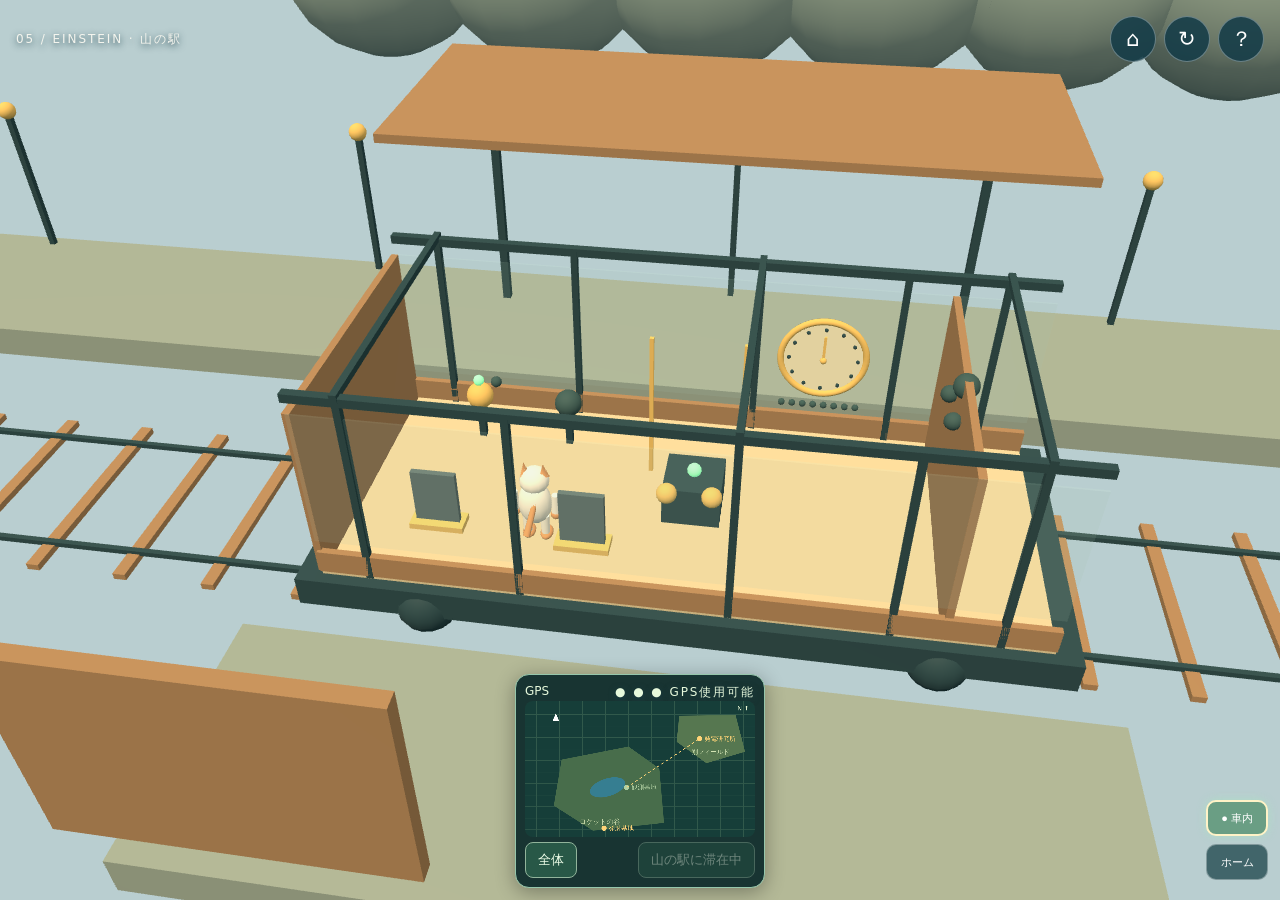
<file: train.html>
<!doctype html><html lang="ja"><head><meta charset="utf-8"><meta name="viewport" content="width=device-width,initial-scale=1,viewport-fit=cover"><title>猫と物理のふしぎ · 走る列車と光時計</title><style>*{-webkit-user-select:none;user-select:none;-webkit-touch-callout:none}input,textarea{-webkit-user-select:text;user-select:text}
*{box-sizing:border-box}html,body{margin:0;width:100%;height:100%;overflow:hidden;background:#9cb8bb;font-family:system-ui;color:#f4f5ee}canvas{display:block;touch-action:none}header{position:fixed;left:16px;right:16px;top:max(16px,env(safe-area-inset-top));display:flex;align-items:center;justify-content:space-between;pointer-events:none}header span{font-size:12px;letter-spacing:.16em;text-shadow:0 2px 7px #163944}nav{display:flex;gap:8px;pointer-events:auto}button,a{border:1px solid #ffffff55;border-radius:50%;width:46px;height:46px;background:#173d49e6;color:white;font-size:21px;display:inline-grid;place-items:center;text-decoration:none;cursor:pointer}#help,#ending,#arrival{position:fixed;inset:0;background:#102d3c99;display:grid;place-items:center;padding:24px;backdrop-filter:blur(6px)}[hidden]{display:none!important}.card{max-width:470px;background:#143c49;border:1px solid #97c9c5;border-radius:22px;padding:28px;box-shadow:0 24px 80px #07192266}.card h1{font-size:25px;font-weight:600}.card p{font-size:15px;line-height:1.9;color:#d2e6e2}.card button,.card a{width:auto;border-radius:12px;padding:12px 22px;height:auto;font-size:16px;display:inline-flex;margin-top:12px}#stick{position:fixed;left:18px;bottom:28px;width:112px;height:112px;border:1px solid #fff5;border-radius:50%;background:#143c4920;pointer-events:none;opacity:0}#stick i{position:absolute;width:38px;height:38px;border-radius:50%;left:36px;top:36px;background:#eff9eb99}#pulse{position:fixed;left:50%;bottom:30px;transform:translateX(-50%);width:9px;height:9px;background:#95f4c3;border-radius:50%;pointer-events:none;opacity:0}#error{position:fixed;inset:20%;background:#173d49;padding:30px}
.viewSwitch{position:fixed;right:12px;bottom:max(20px,env(safe-area-inset-bottom));display:flex;flex-direction:column;gap:8px;z-index:5}.viewSwitch button{width:62px;height:36px;border-radius:10px;font-size:12px;background:#244b50cc}.viewSwitch button[aria-pressed=true]{background:#6a9e84}body:has(#help:not([hidden])) .viewSwitch,body:has(#ending:not([hidden])) .viewSwitch{display:none}@media(max-height:500px){.viewSwitch{bottom:210px}}
#viewLabel{position:fixed;top:82px;left:50%;transform:translateX(-50%);color:#fff3cf;font-size:14px;white-space:nowrap;text-shadow:0 2px 5px #173d49,0 0 12px #173d49;pointer-events:none;transition:opacity .25s;opacity:0}.viewSwitch button[aria-pressed=true]{border:2px solid #fff3c7;box-shadow:0 0 10px #9ef4ba66}.viewSwitch button{font-size:11px;padding:0}
</style></head><body><header><span>05 / EINSTEIN · 山の駅</span><nav><a href="./wind.html?v=63" aria-label="観測所へ">⌂</a><button id="reset" aria-label="やり直す">↻</button><button id="helpButton" aria-label="操作ヘルプ">？</button></nav></header><div id="stick"><i></i></div><div class="viewSwitch"><button id="trainView" aria-label="車内の視点">車内</button><button id="homeView" aria-label="ホームの視点">ホーム</button></div><section id="help" hidden><div class="card"><h1>走る列車と光時計</h1><p>ドラッグで移動。2回タップ目の長押しドラッグで視点変更。指2本でズーム。</p><p>まず、銀色の鏡2枚を中央の時計へ。金色のつまみで速さを選び、緑のレバーで走行開始。</p><p>上と下の画面は、車内とホームから見た同じ光。2つの実験を終えると出口が開く。</p><small>観測時間はホーム基準で16秒。実際の列車では、この差はごく小さくなります。</small><br><button id="closeHelp">戻る</button><a href="./train-race.html?v=1">導入：光と競争へ →</a></div></section><section id="ending" hidden><div class="card"><small>05 / 山の駅 · CLEAR</small><h1>同じ光。同じ速さ。違う時間。</h1><p>車内ではまっすぐ上下、ホームからは斜め。道が長い分、ホームの時計では1往復が長くなった。速いほど、その差は大きい。</p><p>次は「同時」の見え方の謎へ。</p><a href="./simultaneity.html?v=1">同時の実験へ →</a><a href="./train-race.html?v=1">導入：光と競争へ</a><button id="continue">車内を見回す</button><a href="./wind.html?v=63">観測所へ戻る</a></div></section><div id="error" hidden>3D画面を開けませんでした。</div><script type="module" src="train.mjs?v=67"></script></body></html>
</file>
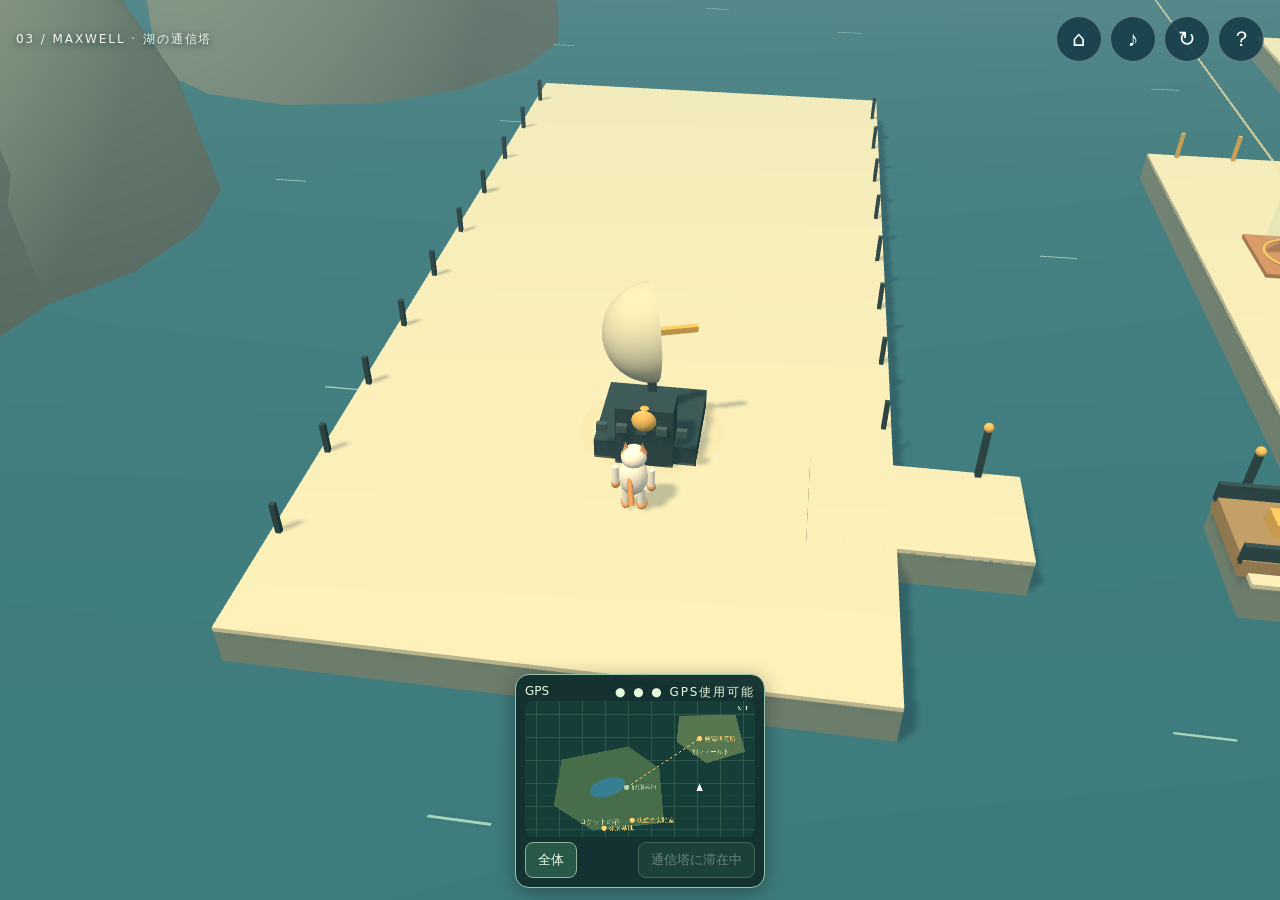
<file: waves.html>
<!doctype html><html lang="ja"><head><meta charset="utf-8"><meta name="viewport" content="width=device-width,initial-scale=1,viewport-fit=cover"><title>猫と物理のふしぎ · 湖の通信塔</title><style>*{-webkit-user-select:none;user-select:none;-webkit-touch-callout:none}input,textarea{-webkit-user-select:text;user-select:text}
*{box-sizing:border-box}html,body{margin:0;width:100%;height:100%;overflow:hidden;background:#9cb8bb;font-family:system-ui;color:#f4f5ee}canvas{display:block;touch-action:none}header{position:fixed;left:16px;right:16px;top:max(16px,env(safe-area-inset-top));display:flex;align-items:center;justify-content:space-between;pointer-events:none}header span{font-size:12px;letter-spacing:.16em;text-shadow:0 2px 7px #163944}nav{display:flex;gap:8px;pointer-events:auto}button,a{border:1px solid #ffffff55;border-radius:50%;width:46px;height:46px;background:#173d49e6;color:white;font-size:21px;display:inline-grid;place-items:center;text-decoration:none;cursor:pointer}#help,#ending,#arrival{position:fixed;inset:0;background:#102d3c99;display:grid;place-items:center;padding:24px;backdrop-filter:blur(6px)}[hidden]{display:none!important}.card{max-width:470px;background:#143c49;border:1px solid #97c9c5;border-radius:22px;padding:28px;box-shadow:0 24px 80px #07192266}.card h1{font-size:25px;font-weight:600}.card p{font-size:15px;line-height:1.9;color:#d2e6e2}.card button,.card a{width:auto;border-radius:12px;padding:12px 22px;height:auto;font-size:16px;display:inline-flex;margin-top:12px}#stick{position:fixed;left:18px;bottom:28px;width:112px;height:112px;border:1px solid #fff5;border-radius:50%;background:#143c4920;pointer-events:none;opacity:0}#stick i{position:absolute;width:38px;height:38px;border-radius:50%;left:36px;top:36px;background:#eff9eb99}#pulse{position:fixed;left:50%;bottom:30px;transform:translateX(-50%);width:9px;height:9px;background:#95f4c3;border-radius:50%;pointer-events:none;opacity:0}#error{position:fixed;inset:20%;background:#173d49;padding:30px}
#predictBanner{position:fixed;left:50%;transform:translateX(-50%);bottom:max(96px,env(safe-area-inset-bottom));background:#143c49;border:1px solid #97c9c5;color:#eaf7ee;border-radius:14px;padding:12px 18px;font-size:14px;z-index:7;max-width:min(520px,calc(100vw - 32px));text-align:center}
#angleChip{position:fixed;left:50%;transform:translateX(-50%);top:max(76px,env(safe-area-inset-top));background:#143c49d9;border:1px solid #97c9c5;color:#eaf7ee;border-radius:999px;padding:8px 16px;font-size:13px;z-index:6;pointer-events:none}
</style></head><body><header><span>03 / MAXWELL · 湖の通信塔</span><nav><a href="./electromagnet.html?v=63" aria-label="研究所へ戻る">⌂</a><button id="sound" aria-label="音のオン・オフ">♪</button><button id="reset" aria-label="やり直す">↻</button><button id="helpButton" aria-label="操作ヘルプ">？</button></nav></header><div id="stick"><i></i></div><section id="help" hidden><div class="card"><h1>湖の通信塔</h1><p>ドラッグで移動。2回タップ目の長押しドラッグで視点変更。指2本でズーム。</p><p>まず、アンテナの金色の取っ手を回そう。信号ランプと音の高さが手がかり。</p><p>鏡は台座へ取り付け、光が届くと思う場所を予想でタップ。取っ手で角度を変える。</p><small>簡略モデルです。光の筋は演出です。</small><br><button id="closeHelp">戻る</button></div></section><div id="predictBanner" hidden></div><div id="angleChip" hidden></div><section id="ending" hidden><div class="card"><small>03 / 湖の通信塔 · CLEAR</small><h1>電線のない湖を、信号が越えた。</h1><p>電波も光も、電磁波の仲間。次は「光の速さ」の謎へ。</p><a href="./wind.html?v=63">風と光の観測所へ →</a><button id="continue">見回す</button><a href="./electromagnet.html?v=63">研究所へ</a></div></section><div id="error" hidden>3D画面を開けませんでした。WebGL対応ブラウザで開き直してください。</div><script type="module" src="waves.mjs?v=64"></script></body></html>
</file>
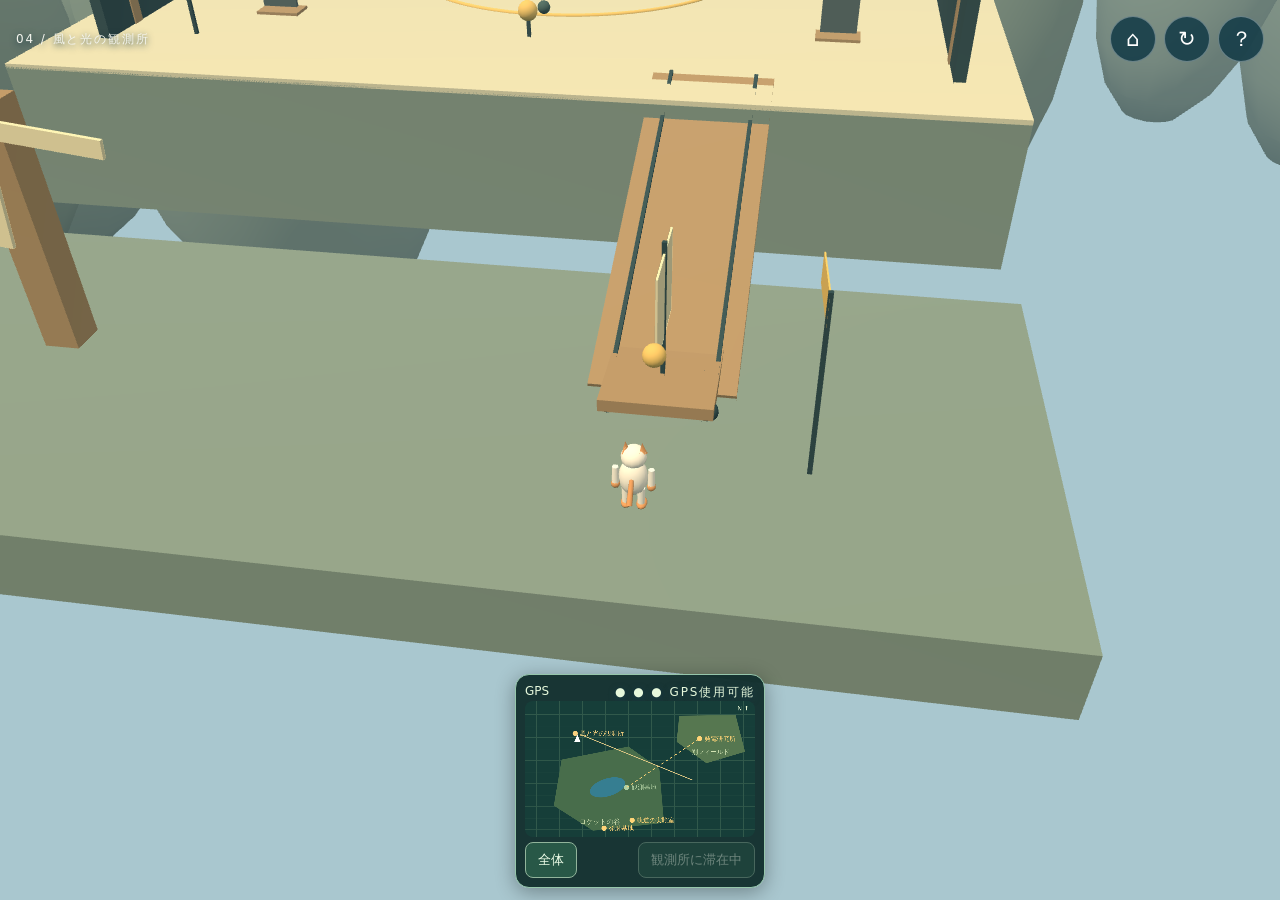
<file: wind.html>
<!doctype html><html lang="ja"><head><meta charset="utf-8"><meta name="viewport" content="width=device-width,initial-scale=1,viewport-fit=cover"><title>猫と物理のふしぎ · 風と光の観測所</title><style>*{-webkit-user-select:none;user-select:none;-webkit-touch-callout:none}input,textarea{-webkit-user-select:text;user-select:text}
*{box-sizing:border-box}html,body{margin:0;width:100%;height:100%;overflow:hidden;background:#9cb8bb;font-family:system-ui;color:#f4f5ee}canvas{display:block;touch-action:none}header{position:fixed;left:16px;right:16px;top:max(16px,env(safe-area-inset-top));display:flex;align-items:center;justify-content:space-between;pointer-events:none}header span{font-size:12px;letter-spacing:.16em;text-shadow:0 2px 7px #163944}nav{display:flex;gap:8px;pointer-events:auto}button,a{border:1px solid #ffffff55;border-radius:50%;width:46px;height:46px;background:#173d49e6;color:white;font-size:21px;display:inline-grid;place-items:center;text-decoration:none;cursor:pointer}#help,#ending,#arrival{position:fixed;inset:0;background:#102d3c99;display:grid;place-items:center;padding:24px;backdrop-filter:blur(6px)}[hidden]{display:none!important}.card{max-height:85dvh;overflow:auto;max-width:470px;background:#143c49;border:1px solid #97c9c5;border-radius:22px;padding:28px;box-shadow:0 24px 80px #07192266}.card h1{font-size:25px;font-weight:600}.card p{font-size:15px;line-height:1.9;color:#d2e6e2}.card button,.card a{width:auto;border-radius:12px;padding:12px 22px;height:auto;font-size:16px;display:inline-flex;margin-top:12px}#stick{position:fixed;left:18px;bottom:28px;width:112px;height:112px;border:1px solid #fff5;border-radius:50%;background:#143c4920;pointer-events:none;opacity:0}#stick i{position:absolute;width:38px;height:38px;border-radius:50%;left:36px;top:36px;background:#eff9eb99}#pulse{position:fixed;left:50%;bottom:30px;transform:translateX(-50%);width:9px;height:9px;background:#95f4c3;border-radius:50%;pointer-events:none;opacity:0}#error{position:fixed;inset:20%;background:#173d49;padding:30px}
#comparison{position:fixed;top:max(84px,calc(env(safe-area-inset-top) + 76px));left:12px;width:min(360px,calc(100vw - 24px));background:#183c46eF;border:1px solid #93b9b6;border-radius:14px;padding:10px;pointer-events:none;z-index:5}#comparison canvas{width:100%;height:auto}.compareTitle,.compareFoot{display:flex;justify-content:space-around;gap:10px;font-size:12px}.compareTitle{font-weight:600;padding:2px 0 7px}.compareFoot{font-size:11px;color:#c6ded8;padding-top:6px}@media(max-height:500px){#comparison{top:70px;width:250px;left:auto;right:12px}}
#predict{position:fixed;inset:0;background:#102d3c99;display:grid;place-items:center;padding:24px;backdrop-filter:blur(6px);z-index:8}.choices{display:grid;gap:10px;margin-top:14px}.choices button{width:100%;border-radius:12px;padding:14px 18px;height:auto;font-size:16px;text-align:left}
#observe{position:fixed;left:50%;transform:translateX(-50%);bottom:max(24px,env(safe-area-inset-bottom));width:auto;height:auto;border-radius:999px;padding:16px 28px;font-size:17px;font-weight:700;background:#256f71;color:#fff;z-index:6;touch-action:none}#observe[aria-pressed="true"]{background:#53cd8e;color:#12333c}
</style></head><body><header><span>04 / 風と光の観測所</span><nav><a href="./waves.html?v=63" aria-label="通信塔へ戻る">⌂</a><button id="reset" aria-label="やり直す">↻</button><button id="helpButton" aria-label="操作ヘルプ">？</button></nav></header><div id="stick"><i></i></div><section id="help" hidden><div class="card"><h1>風と光の観測所</h1><p>ドラッグで移動。2回タップ目の長押しドラッグで視点変更。指2本でズーム。</p><p>まず、下の台車に乗って上へ。金色の取っ手で帆を回し、風を受ける向きを探そう。</p><p>上では鏡2枚を台座へ。装置を90°回す前に、縞の予想を選ぶ。「観測する」を押し続けて観測。4つのランプで駅の扉が開く。</p><button id="closeHelp">戻る</button></div></section><section id="predict" hidden><div class="card"><small>04 / 風と光の観測所 · 予想</small><h1>まず、予想。</h1><p>装置を90°回すと、光の縞はどうなると思う？</p><div class="choices"><button id="windPredMove">縞は動く</button><button id="windPredStill">縞は動かない</button><button id="windPredReverse">縞は逆向きに動く</button></div><p><small>予想を選ぶと、装置を回せるようになります。予想の模型は、あなたの予想どおりに動きます。</small></p></div></section><button id="observe" hidden aria-pressed="false">観測する（押し続ける）</button><section id="ending" hidden><div class="card"><small>04 / 風と光の観測所 · CLEAR</small><h1>風は台車を動かした。光は？</h1><p id="predictionRecap"></p><p>これはミケルソン・モーリー実験の簡略版です（探したのは空気の風ではなくエーテルの風。この結果だけで相対性理論の証明にはなりません）。</p><p>次は、走る列車から光を見る実験。山の駅へ。</p><a href="./train.html?v=63">山の駅へ進む →</a><a id="simLink" href="./simultaneity.html?v=1" hidden>同時の実験（光時計の続き）へ →</a><script>try{if(localStorage.getItem('cat-physics-train-complete'))document.getElementById('simLink').hidden=false;}catch(e){}</script><button id="continue">観測所を見回す</button><a href="./waves.html?v=63">通信塔へ戻る</a></div></section><div id="error" hidden>3D画面を開けませんでした。WebGL対応ブラウザで開き直してください。</div><script type="module" src="wind.mjs?v=64"></script></body></html>
</file>
<file: adventure.css>
*{-webkit-user-select:none;user-select:none;-webkit-touch-callout:none}input,textarea{-webkit-user-select:text;user-select:text}*{box-sizing:border-box}html,body{margin:0;height:100%;overflow:hidden;font-family:system-ui,sans-serif;color:#173747;background:#c4cfca}button{font:inherit;cursor:pointer;min-height:44px;min-width:44px;border:1px solid #ffffffc9;border-radius:12px;background:#ffffffe8;color:#173747;padding:10px}button:disabled{opacity:.5}button:focus-visible,a:focus-visible,input:focus-visible{outline:3px solid #ec915f;outline-offset:3px}#app{height:100dvh;position:relative}#world{position:absolute;inset:0;touch-action:none;outline:0}canvas{display:block;width:100%;height:100%}[hidden]{display:none!important}header{position:absolute;top:0;left:0;right:0;display:flex;align-items:center;justify-content:space-between;padding:18px 22px;gap:8px;pointer-events:none}header a{pointer-events:auto;color:inherit;text-decoration:none;font-size:18px;font-weight:750}header div{pointer-events:auto;display:flex;gap:6px}#mission{position:absolute;top:90px;left:22px;max-width:280px;pointer-events:none}#chapter{color:#377884;font-size:12px;font-weight:750;letter-spacing:1px}h1{font-size:28px;line-height:1.4;margin:12px 0}p{font-size:15px;line-height:1.7;margin:8px 0;color:#406875}ul{list-style:none;padding:0;font-size:14px;line-height:2.2}li:before{content:'○ ';color:#518d98}li.done:before{content:'✓ ';color:#237e67}li.done{color:#20715e}#toast{position:absolute;bottom:98px;left:50%;transform:translateX(-50%);max-width:calc(100% - 24px);width:max-content;pointer-events:none;background:#123949ec;color:white;border:1px solid #90b7ba;border-radius:13px;padding:12px 18px;text-align:center;font-size:14px;line-height:1.6}#hint{position:absolute;bottom:max(18px,env(safe-area-inset-bottom));left:12px;right:12px;text-align:center;font-size:12px;color:#356575;pointer-events:none}#zoom{position:absolute;right:16px;bottom:160px;display:flex;gap:4px;align-items:center;background:#ffffffdb;border-radius:13px;padding:4px}#zoom span{min-width:40px;font-size:14px;text-align:center}#joystick{display:none;position:absolute;width:90px;height:90px;transform:translate(-50%,-50%);border:2px solid #fff9;border-radius:50%;background:#17596722;pointer-events:none}#joystick i{position:absolute;left:26px;top:26px;width:34px;height:34px;background:#fffb;border-radius:50%}#console{position:absolute;bottom:20px;left:18px;width:300px;background:#123449ef;color:#f2fcff;border:1px solid #6e9baf;border-radius:18px;padding:16px}#console label{display:flex;justify-content:space-between;font-weight:750;font-size:18px;margin:8px 0}#console meter{width:100%;height:14px}#console input{width:100%;height:40px;accent-color:#f4bd62}#console p{font-size:13px;color:#c3d9e4;line-height:1.5}#console button{background:#f2bd61;color:#203449;border:0;font-weight:750;margin-top:8px}#console #launch{background:#f47b69}#phaseText{font-size:12px;color:#b4d5e3}#satellites{position:absolute;right:20px;top:94px;background:#163a50ee;color:#eafcff;border-radius:13px;padding:14px;font-size:14px}#satellites strong,#satDots{display:block;margin-top:6px;font-size:20px;color:#70e9be}#overlay,#guide{position:absolute;inset:0;z-index:20;display:flex;align-items:center;justify-content:center;padding:20px;background:#0c2a4266;backdrop-filter:blur(10px)}#overlay section,#guide section{width:100%;max-width:520px;max-height:85dvh;overflow:auto;background:#f3fcff;border-radius:24px;padding:26px;box-shadow:0 16px 60px #06273533}h2{font-size:26px;line-height:1.4}#overlay button,#guide button{background:#256f71;color:white;width:100%;margin-top:20px}small{display:block;font-size:13px;line-height:1.7;color:#5a7581}#guide a{display:block;color:#267574;font-size:14px;margin-top:18px}#error{position:absolute;inset:0;padding:50px;background:#f3fcff}body.space{color:#f3fbff}body.space #chapter{color:#89d7c6}body.space #objective{color:#c3dbea}body.space #hint{color:#b1cfe3}body.space #toast{bottom:95px;left:auto;right:18px;transform:none;max-width:350px}body.space #zoom{bottom:160px}@media(max-width:650px){header{padding:12px}header a{font-size:15px}header button{padding:7px;min-width:38px;min-height:40px}#mission{left:14px;top:74px;max-width:210px}h1{font-size:23px;margin:8px 0}p{font-size:13px}ul{font-size:12px;line-height:2}#toast{font-size:13px;padding:10px 13px;bottom:77px}#zoom{bottom:132px;right:10px}#hint{font-size:11px}#console{left:12px;right:12px;width:auto;bottom:16px;padding:12px}#console p{display:none}#console input{height:32px}#console label{font-size:16px}#satellites{right:12px;top:82px;padding:10px;font-size:12px}#satellites strong,#satDots{font-size:17px}body.space #toast{left:12px;right:12px;max-width:none;bottom:230px;font-size:13px}body.space #hint{display:none}body.space #zoom{bottom:290px}}@media(max-height:550px){#mission{top:62px}#mission p,#inventory{display:none}#console{width:290px;left:12px;bottom:12px}#console p{display:none}#console input{height:24px}#console label{margin:4px 0}body.space #toast{bottom:80px;max-width:calc(100% - 330px)}#satellites{top:70px}#hint{font-size:10px;bottom:10px}}

#mission{padding:12px;background:#eef4e9cc;border:1px solid #fff7;border-radius:14px;backdrop-filter:blur(7px)}body.space #mission{background:#12344999;border-color:#64889955}header a{padding:8px 10px;background:#eef4e9bf;border-radius:10px}body.space header a{background:#123449bf}@media(max-width:650px){#mission{max-width:195px;padding:10px}#mission h1{font-size:21px}#mission p{font-size:12px}}
#console select{width:100%;padding:9px;color:#efffff;background:#16384d;border:1px solid #6897a8;border-radius:8px;font-size:14px}#assemble{width:100%;margin:8px 0;background:#3a947e}#console meter{height:26px}#launch{background:#da5b52}#console{max-height:62vh;overflow:auto}#console p{margin:5px 0;font-size:14px}#console label{margin-top:8px}

#mission,#hint,#console{display:none!important}
header>a{font-size:0}header>a::after{content:"🐈";font-size:24px}

#guide p{font-size:16px}#guide small{font-size:14px}#help{display:block}

#flightPanel{position:absolute;left:12px;right:12px;bottom:max(18px,env(safe-area-inset-bottom));margin:auto;max-width:520px;padding:14px 18px;border-radius:16px;background:#092235ed;color:white;border:1px solid #79b6cc;text-align:center}#flightTitle{font-size:21px}#flightDetail{font-size:15px;color:#e4f4ff;margin:6px 0}#launchCheckControls button{background:#e96254;color:white;font-weight:700}#flightRetry{background:#79efc5}body:has(#flightPanel:not([hidden])) #zoom{bottom:190px}

#compass{position:absolute;top:145px;right:12px;width:210px;padding:12px;background:#0b283eea;color:#efffff;border:1px solid #77aabd;border-radius:12px;font-size:14px}#compass span,#compass label{display:block}#compass strong{color:#ffcd72}#compass label{margin-top:8px}#compass select{width:100%;min-height:40px;margin-top:4px;background:#153e54;color:white;border:1px solid #8bb9cb;border-radius:7px;font-size:14px}#compass small{font-size:12px;color:#d0e2e9}@media(max-height:550px){#compass{top:70px;right:130px;width:200px}}

#compass,#flightTitle,#flightDetail,#satellites{display:none!important}#flightPanel{left:auto;right:12px;bottom:22px;width:auto;background:transparent;border:0;padding:0}#flightPanel button{width:58px;height:58px;font-size:28px}#flightPanel:not([data-outcome]):has(#launchCheckControls[hidden]){display:none}#flightPanel[data-outcome]::before{content:"";display:block;width:40px;height:40px;border:6px solid #70f6b1;border-radius:50%;margin:0 auto 10px;box-shadow:0 0 16px #70f6b188}#flightPanel[data-outcome="failure"]::before{border-color:#ff7169;box-shadow:0 0 16px #ff716988}#launchCheckControls button{background:#ed6655;color:white}
#launchPredictions{border:1px solid #6897a8;border-radius:10px;margin:10px 0;padding:8px 10px}
#launchPredictions legend{font-size:12px;color:#b4d5e3;padding:0 4px}
#launchPredictions div{display:flex;gap:6px;flex-wrap:wrap}
#launchPredictions button{flex:1;margin:0;font-size:13px;padding:8px 4px}
#launchPredictions button[aria-pressed="true"]{background:#f4bd62;color:#203449;outline:3px solid #ec915f;outline-offset:1px}
#flightDetail{white-space:pre-line}
</file>
<file: puzzle.css>
*{-webkit-user-select:none;user-select:none;-webkit-touch-callout:none}input,textarea{-webkit-user-select:text;user-select:text}*{box-sizing:border-box}html,body{margin:0;width:100%;height:100%;overflow:hidden;font-family:system-ui,-apple-system,sans-serif;color:#173747;background:#cce9ef}button,a{-webkit-tap-highlight-color:transparent}button{font:inherit;cursor:pointer}#app{position:relative;width:100%;height:100%;height:100dvh;overflow:hidden}#world{position:absolute;inset:0;touch-action:none;outline:0}#world canvas{display:block;width:100%;height:100%}header{position:absolute;top:0;left:0;right:0;padding:24px 28px;display:flex;align-items:center;justify-content:space-between;gap:12px;pointer-events:none}.brand{color:#173747;text-decoration:none;font-weight:750;font-size:20px;pointer-events:auto}.brand span{margin-left:8px}.tools{display:flex;gap:8px;align-items:center;pointer-events:auto}.tools button,.lab{background:#ffffffb8;backdrop-filter:blur(12px);border:1px solid #ffffffd9;border-radius:12px;padding:10px 13px;min-width:43px;font-size:20px;color:#173747;box-shadow:0 4px 15px #1a526011;text-decoration:none}.lab{font-size:14px;line-height:25px}button:focus-visible,a:focus-visible{outline:3px solid #ef9763;outline-offset:3px}.mission{position:absolute;left:30px;top:112px;pointer-events:none;max-width:280px}.eyebrow{font-size:12px;letter-spacing:2px;font-weight:750;color:#3c7b86}h1{font-size:clamp(24px,3vw,38px);line-height:1.4;letter-spacing:-1px;margin:14px 0}p{font-size:16px;line-height:1.8;color:#476877;margin:0}.mission ol{list-style:none;padding:0;margin-top:24px;counter-reset:steps}.mission li{counter-increment:steps;font-size:14px;margin:12px 0;color:#507583;display:flex;gap:10px;align-items:center}.mission li:before{content:counter(steps);width:23px;height:23px;display:inline-grid;place-items:center;border:1px solid #7aabba;border-radius:50%;font-size:12px}.mission li.done{color:#247969}.mission li.done:before{content:'✓';background:#287d70;color:white;border-color:transparent}.bottom{position:absolute;bottom:max(25px,env(safe-area-inset-bottom));left:20px;right:20px;text-align:center;pointer-events:none;font-size:14px;color:#305b6a;display:flex;flex-direction:column;gap:7px}.secondary{font-size:12px;color:#537d89}#toast{position:absolute;left:50%;bottom:98px;transform:translateX(-50%);background:#143a49e8;color:#f5ffff;border:1px solid #66899766;border-radius:14px;padding:13px 20px;font-size:14px;line-height:1.6;max-width:calc(100% - 32px);width:max-content;text-align:center;pointer-events:none;box-shadow:0 7px 25px #23545a22}#stick{position:absolute;width:100px;height:100px;border-radius:50%;border:2px solid #ffffffb0;background:#1d6d8025;pointer-events:none;display:none;transform:translate(-50%,-50%)}#stick i{position:absolute;left:30px;top:30px;width:36px;height:36px;background:#fff9;border:1px solid white;border-radius:50%}.overlay{position:absolute;inset:0;background:#0b303966;backdrop-filter:blur(10px);display:flex;align-items:center;justify-content:center;padding:20px;z-index:10}.overlay[hidden]{display:none}.card{background:#f3fcff;border:1px solid #fff;border-radius:24px;padding:30px;max-width:490px;width:100%;max-height:90dvh;overflow:auto;box-shadow:0 20px 70px #062b3930}h2{font-size:27px;line-height:1.5;margin:10px 0 20px}.instruction{margin:20px 0}.instruction strong{font-size:16px}.instruction p{font-size:14px;line-height:1.7;margin-top:5px}.desktop{font-size:12px;border-top:1px solid #d2e6ea;padding-top:15px}.card button{background:#256f71;color:white;border:0;border-radius:12px;padding:14px 24px;width:100%;margin-top:24px;font-weight:700;font-size:16px}.card a{display:block;margin-top:20px;color:#256f71;font-size:14px}.win{text-align:center}.win p{font-size:16px}@media(max-width:700px){header{padding:16px}.brand{font-size:16px}.brand span{margin-left:3px}.tools{gap:5px}.tools button{padding:7px 9px;min-width:34px;font-size:18px}.lab{padding:7px 9px;font-size:12px;line-height:22px}.mission{left:18px;top:84px;max-width:190px}.mission h1{font-size:23px;margin:9px 0}.mission p{font-size:13px;line-height:1.6}.mission ol{margin-top:13px}.mission li{font-size:12px;margin:7px 0;gap:7px}.mission li:before{width:19px;height:19px}.eyebrow{font-size:11px}.bottom{font-size:12px;bottom:max(16px,env(safe-area-inset-bottom))}.secondary{font-size:11px}#toast{font-size:13px;bottom:82px;padding:10px 15px}.card{padding:23px}}@media(max-height:500px){.mission{top:70px}.mission h1{font-size:20px}.mission p,.mission ol{display:none}header{padding:12px 18px}.bottom{bottom:10px}#toast{bottom:64px}}

.zoom-controls{position:absolute;right:16px;bottom:155px;display:flex;align-items:center;gap:4px;padding:5px;background:#ffffffed;border:1px solid #fff;border-radius:14px;box-shadow:0 4px 15px #1a526022}.zoom-controls button{min-width:44px;min-height:44px;border:0;border-radius:9px;background:#e5f2f3;color:#173747;font-size:20px}.zoom-controls button:last-child{font-size:14px;padding:0 10px}.zoom-controls button:disabled{opacity:.4}.zoom-controls output{min-width:42px;text-align:center;font-size:14px;font-variant-numeric:tabular-nums}@media(max-height:500px){.zoom-controls{bottom:120px}}

.launch-next{background:#256f71;color:white!important;padding:16px;border-radius:12px;text-decoration:none;font-size:16px!important}.mission{max-width:300px}
</file>
<file: orbit.css>
*{-webkit-user-select:none;user-select:none;-webkit-touch-callout:none}input,textarea{-webkit-user-select:text;user-select:text}*{box-sizing:border-box}body{margin:0;background:#101d35;color:#f0f7ff;font-family:system-ui,sans-serif}main{max-width:960px;margin:auto;padding:18px}header{display:flex;justify-content:space-between;gap:16px;font-size:14px;color:#9bb5d0}a{color:#6ee9cf}h1{font-size:clamp(24px,5vw,36px);margin:22px 0 10px}p{font-size:16px;line-height:1.7;color:#bad0e3}.space{position:relative;background:#081329;border:1px solid #2c4568;border-radius:20px;overflow:hidden;margin:20px 0}canvas{display:block;width:100%;height:min(52vh,430px)}#message{position:absolute;bottom:12px;left:12px;right:12px;text-align:center;background:#102740dd;border-radius:10px;padding:10px;font-size:14px;pointer-events:none}.controls{background:#192d47;border:1px solid #35506c;border-radius:16px;padding:20px}label{display:flex;justify-content:space-between;gap:12px;font-size:16px;font-weight:700}output{color:#7df2d0}input{width:100%;height:44px;accent-color:#65dfc1;touch-action:pan-y}.ticks{display:flex;justify-content:space-between;font-size:14px;color:#93b0cb}.buttons{display:flex;gap:10px;margin-top:16px}button{font:inherit;border:0;border-radius:12px;min-height:48px;padding:12px 20px;cursor:pointer;background:#5ee0bd;color:#102435;font-weight:700}button:disabled{opacity:.5}#reset{background:#2e4766;color:white}small{display:block;color:#a7c1d8;font-size:14px;line-height:1.65}details{margin:24px 0;padding:18px;background:#15243c;border-radius:14px}summary{cursor:pointer;font-size:16px}li{font-size:15px;line-height:1.7;margin:12px 0}button:focus-visible,input:focus-visible,a:focus-visible{outline:3px solid #ffcb70;outline-offset:3px}@media(max-width:550px){main{padding:12px}header{font-size:12px}.controls{padding:16px}.space{margin:14px 0}canvas{height:38vh}#message{font-size:13px}.buttons button{flex:1;padding:12px}}

[hidden]{display:none!important}fieldset{border:0;padding:0;margin:16px 0}legend{font-size:16px;font-weight:700;margin-bottom:12px}.prediction-buttons{display:flex;gap:8px;flex-wrap:wrap}.prediction-buttons button{flex:1;min-width:90px;font-size:14px;background:#2e4766;color:white;border:2px solid transparent;padding:10px}.prediction-buttons button[aria-pressed="true"]{border-color:#ffcf78;background:#3c576c}.buttons{flex-wrap:wrap}#progress{color:#72e5c8;font-size:14px;margin:0 0 12px}#comparison{padding:20px;background:#192d47;border:1px solid #35506c;border-radius:16px;margin:20px 0}h2{font-size:23px}.table-scroll{overflow-x:auto}table{width:100%;border-collapse:collapse;font-size:14px;white-space:nowrap}th,td{text-align:left;padding:12px 8px;border-bottom:1px solid #36516a}th{color:#b6cee5}.trial-dot{display:inline-block;width:10px;height:10px;border-radius:50%;margin-right:6px}#comparisonInsight{color:#f6d596}#insight{min-height:54px}
</file>
